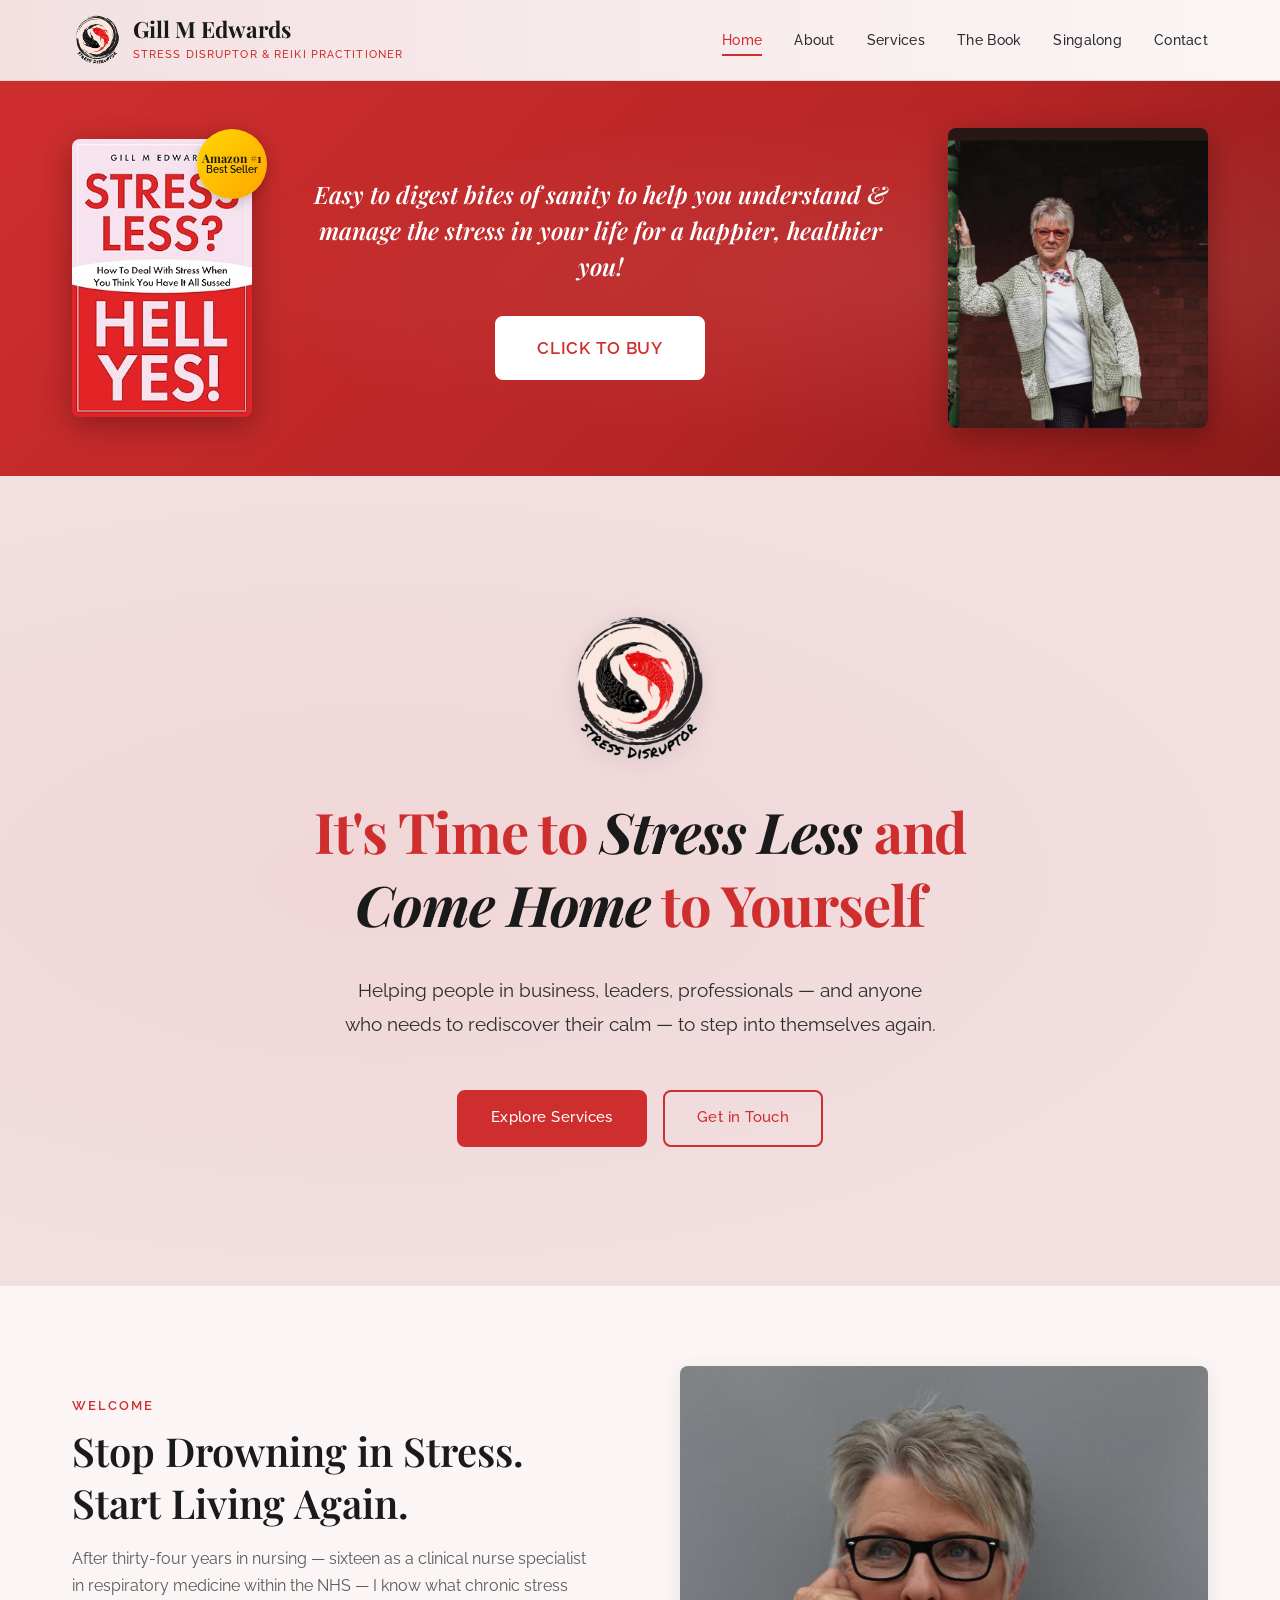
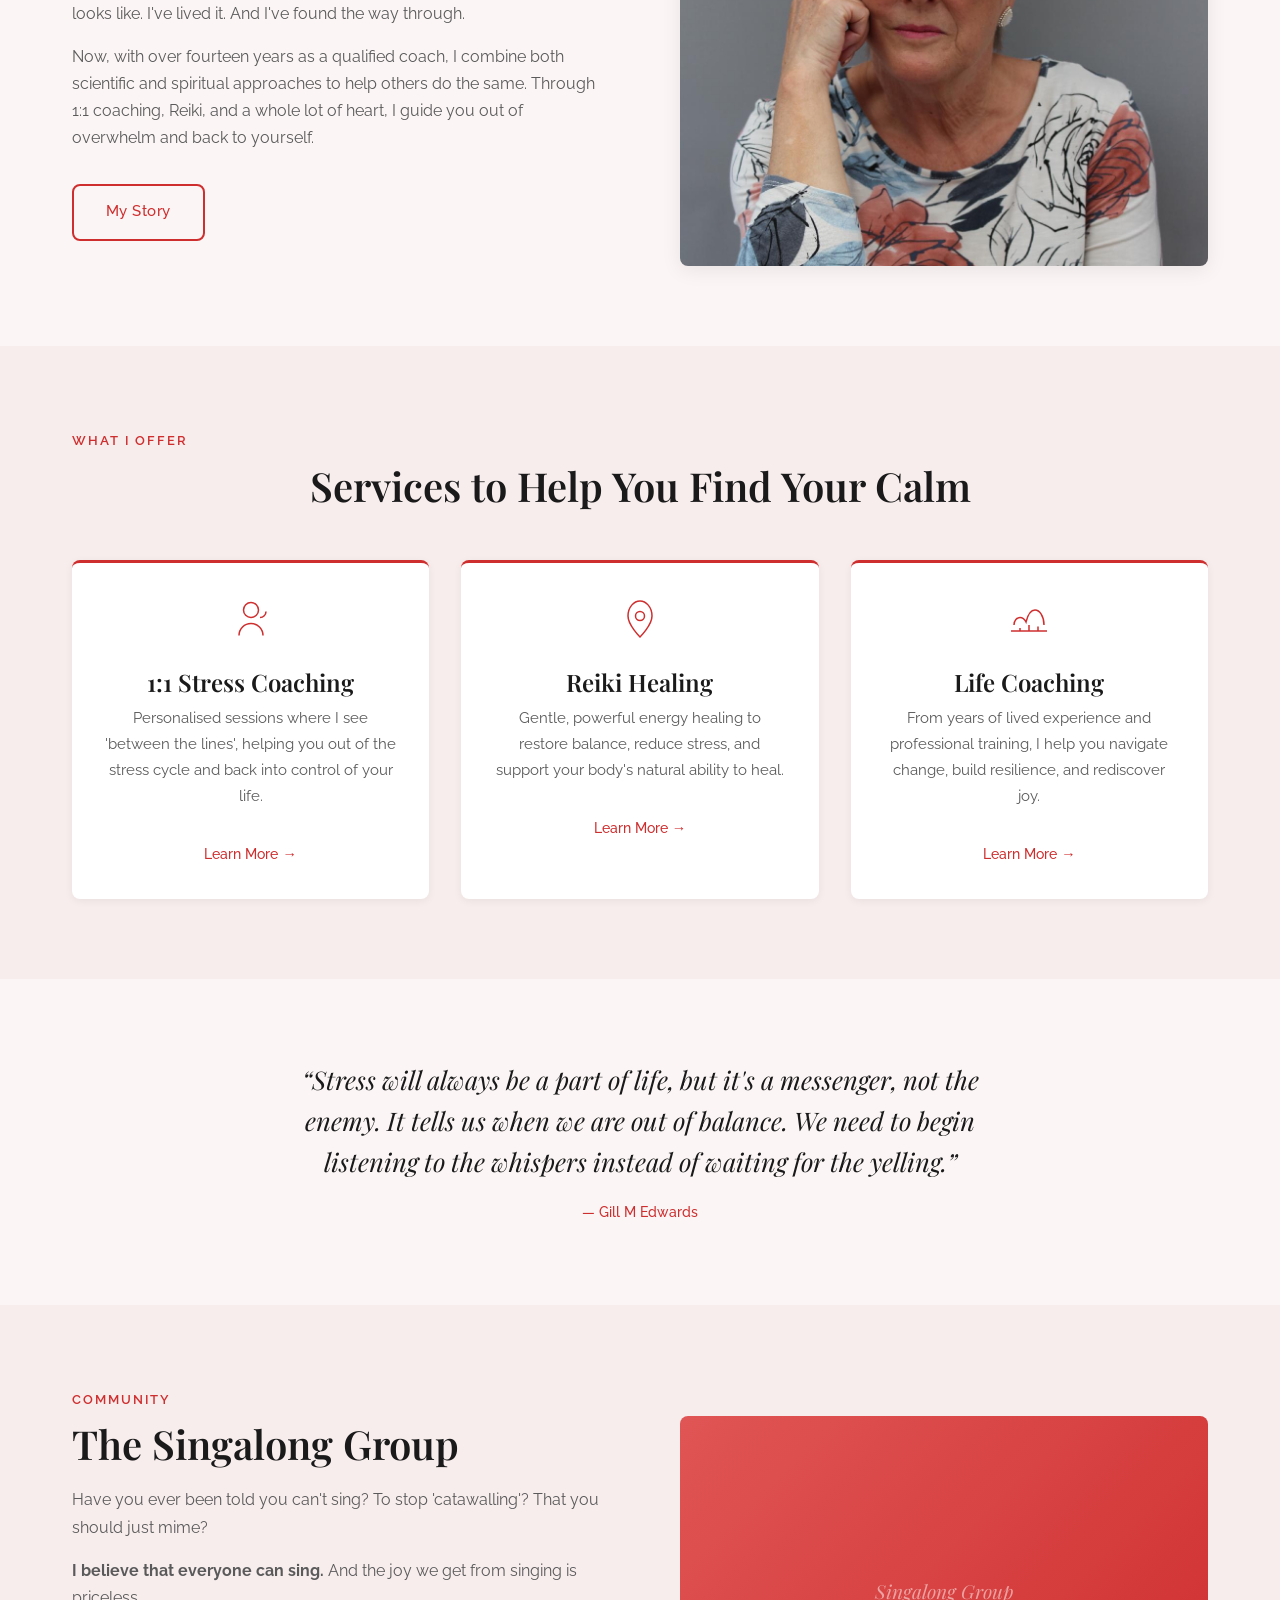
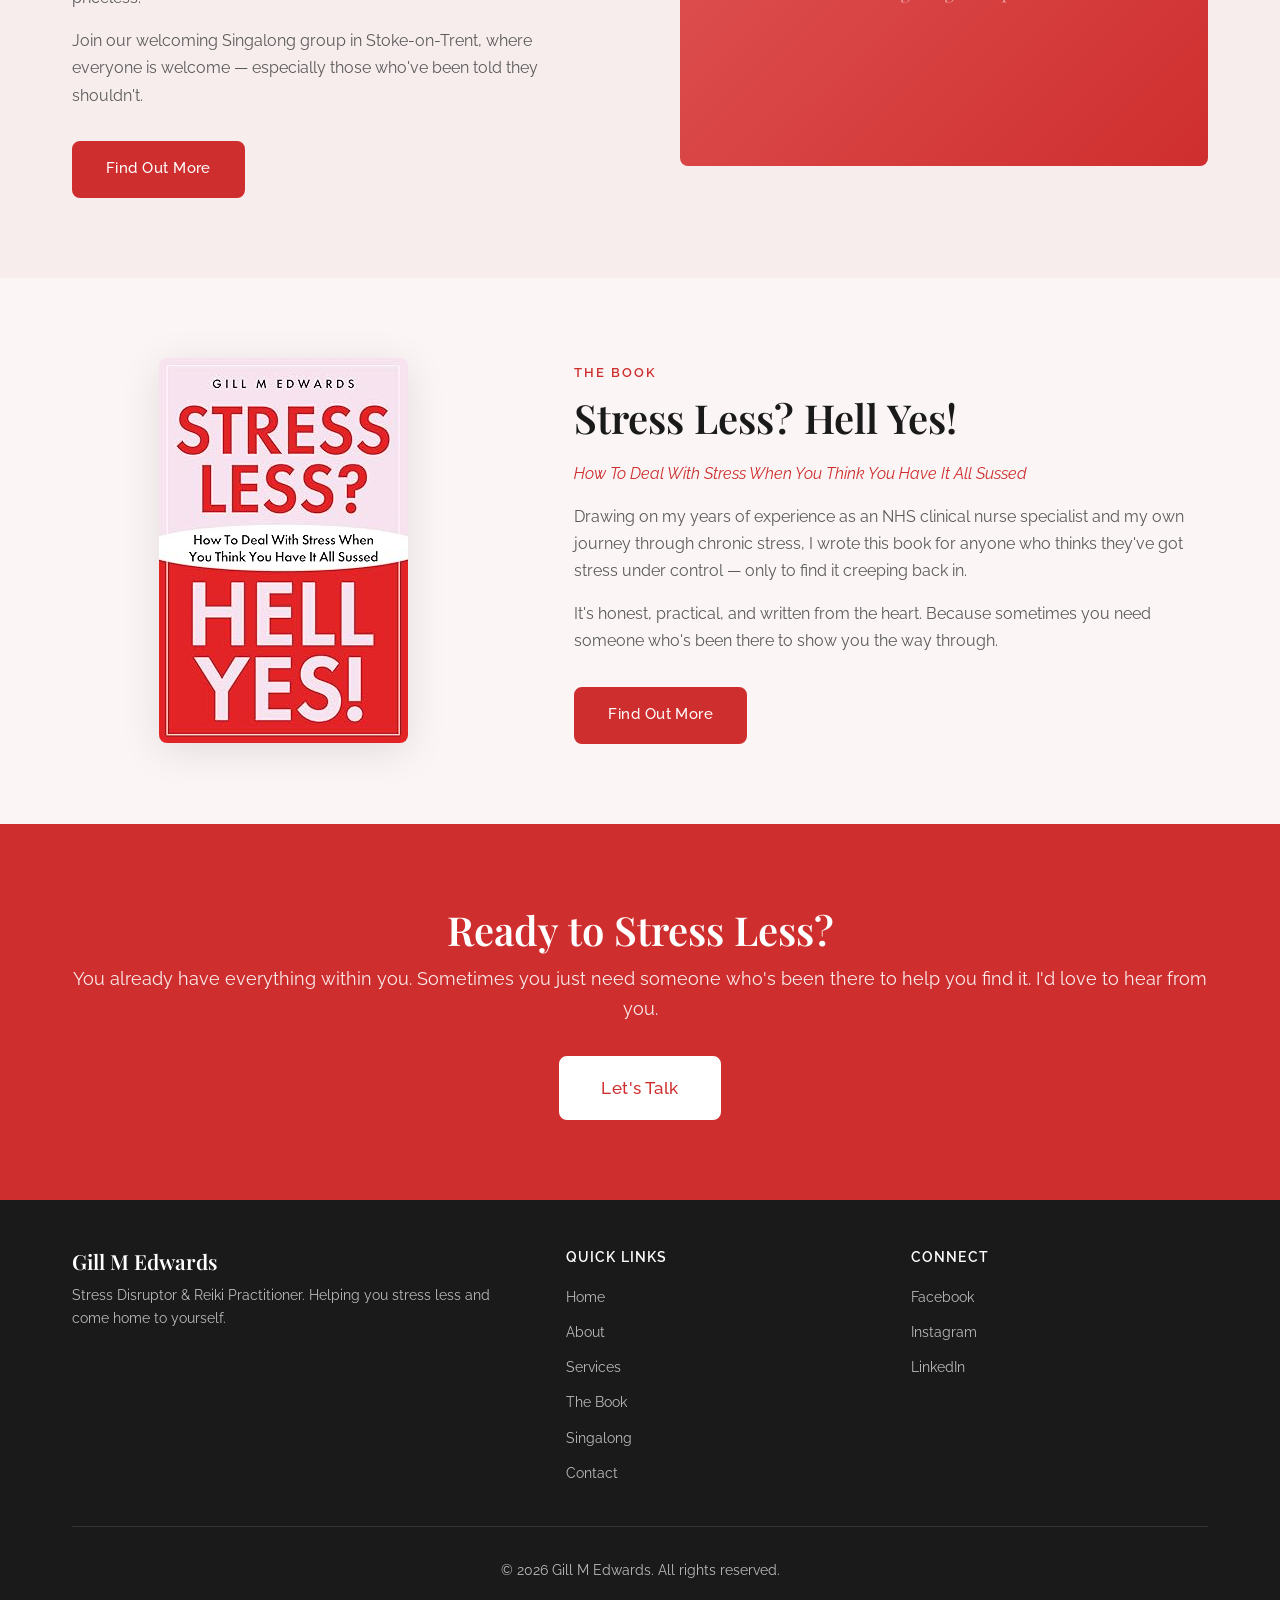
<file: index.html>
<!DOCTYPE html>
<html lang="en">
<head>
    <meta charset="UTF-8">
    <meta name="viewport" content="width=device-width, initial-scale=1.0">
    <meta name="description" content="Gill M Edwards - Stress Disruptor and Reiki Practitioner. Combining scientific and spiritual approaches to help people stress less and step into themselves again.">
    <meta name="keywords" content="stress disruptor, reiki practitioner, life coaching, stress management, wellness, Stoke-on-Trent">
    <title>Gill M Edwards | Stress Disruptor &amp; Reiki Practitioner</title>
    <link rel="stylesheet" href="css/style.css">
    <link rel="preconnect" href="https://fonts.googleapis.com">
    <link rel="preconnect" href="https://fonts.gstatic.com" crossorigin>
    <link href="https://fonts.googleapis.com/css2?family=Playfair+Display:wght@400;600;700&family=Raleway:wght@300;400;500;600&display=swap" rel="stylesheet">
</head>
<body>
    <div id="site-nav"></div>

    <main>
        <section class="hero-banner">
            <div class="hero-banner-overlay"></div>
            <div class="container">
                <div class="hero-banner-grid">
                    <div class="hero-banner-book fade-in-left">
                        <img src="images/book-cover.jpg" alt="Stress Less? Hell Yes! by Gill M Edwards" class="hero-banner-book-img">
                        <div class="hero-banner-badge">
                            <span class="badge-text">Amazon #1</span>
                            <span class="badge-sub">Best Seller</span>
                        </div>
                    </div>
                    <div class="hero-banner-text fade-in">
                        <p class="hero-banner-tagline">Easy to digest bites of sanity to help you understand &amp; manage the stress in your life for a happier, healthier you!</p>
                        <a href="https://www.amazon.co.uk/dp/B0FN6JCGKX" class="btn btn-primary btn-large" target="_blank" rel="noopener noreferrer">Click to Buy</a>
                    </div>
                    <div class="hero-banner-photo fade-in-right">
                        <img src="images/hero-gill.jpg" alt="Gill M Edwards - Stress Disruptor" class="hero-banner-photo-img">
                    </div>
                </div>
            </div>
        </section>

        <section class="hero">
            <div class="hero-overlay"></div>
            <div class="container hero-content">
                <img src="images/logo-koi.png" alt="Gill M Edwards koi logo" class="hero-logo">
                <h1>It's Time to <em>Stress Less</em> and <em>Come Home</em> to Yourself</h1>
                <p class="hero-subtitle">Helping people in business, leaders, professionals &mdash; and anyone who needs to rediscover their calm &mdash; to step into themselves again.</p>
                <div class="hero-cta">
                    <a href="services.html" class="btn btn-primary">Explore Services</a>
                    <a href="contact.html" class="btn btn-outline">Get in Touch</a>
                </div>
            </div>
        </section>

        <section class="intro section">
            <div class="container">
                <div class="intro-grid">
                    <div class="intro-text fade-in-left">
                        <span class="section-label">Welcome</span>
                        <h2>Stop Drowning in Stress. Start Living Again.</h2>
                        <p>After thirty-four years in nursing &mdash; sixteen as a clinical nurse specialist in respiratory medicine within the NHS &mdash; I know what chronic stress looks like. I've lived it. And I've found the way through.</p>
                        <p>Now, with over fourteen years as a qualified coach, I combine both scientific and spiritual approaches to help others do the same. Through 1:1 coaching, Reiki, and a whole lot of heart, I guide you out of overwhelm and back to yourself.</p>
                        <a href="about.html" class="btn btn-outline">My Story</a>
                    </div>
                    <div class="intro-image fade-in-right">
                        <img src="images/portrait-gill.jpeg" alt="Gill M Edwards - Stress Disruptor and Reiki Practitioner" class="intro-photo">
                    </div>
                </div>
            </div>
        </section>

        <section class="services-preview section section-alt">
            <div class="container">
                <span class="section-label">What I Offer</span>
                <h2 class="section-title">Services to Help You Find Your Calm</h2>
                <div class="services-grid">
                    <div class="service-card fade-in" style="transition-delay: 0s;">
                        <div class="service-icon">
                            <svg viewBox="0 0 64 64" width="48" height="48" fill="none" stroke="currentColor" stroke-width="2">
                                <circle cx="32" cy="20" r="10"/>
                                <path d="M16 54c0-8.8 7.2-16 16-16s16 7.2 16 16"/>
                                <path d="M44 30c4.4 0 8-3.6 8-8"/>
                            </svg>
                        </div>
                        <h3>1:1 Stress Coaching</h3>
                        <p>Personalised sessions where I see 'between the lines', helping you out of the stress cycle and back into control of your life.</p>
                        <a href="services.html#coaching" class="service-link">Learn More &rarr;</a>
                    </div>
                    <div class="service-card fade-in" style="transition-delay: 0.15s;">
                        <div class="service-icon">
                            <svg viewBox="0 0 64 64" width="48" height="48" fill="none" stroke="currentColor" stroke-width="2">
                                <path d="M32 8c-8 0-16 8-16 20s16 28 16 28 16-16 16-28S40 8 32 8z"/>
                                <circle cx="32" cy="28" r="6"/>
                            </svg>
                        </div>
                        <h3>Reiki Healing</h3>
                        <p>Gentle, powerful energy healing to restore balance, reduce stress, and support your body's natural ability to heal.</p>
                        <a href="services.html#reiki" class="service-link">Learn More &rarr;</a>
                    </div>
                    <div class="service-card fade-in" style="transition-delay: 0.3s;">
                        <div class="service-icon">
                            <svg viewBox="0 0 64 64" width="48" height="48" fill="none" stroke="currentColor" stroke-width="2">
                                <path d="M12 40c0-6 4-10 8-10s6 2 8 6c2-8 6-16 12-16s12 8 12 20"/>
                                <path d="M8 48h48"/>
                                <path d="M20 48v-4M32 48v-8M44 48v-6"/>
                            </svg>
                        </div>
                        <h3>Life Coaching</h3>
                        <p>From years of lived experience and professional training, I help you navigate change, build resilience, and rediscover joy.</p>
                        <a href="services.html#life-coaching" class="service-link">Learn More &rarr;</a>
                    </div>
                </div>
            </div>
        </section>

        <section class="quote-section section">
            <div class="container">
                <blockquote class="featured-quote scale-in">
                    <p>&ldquo;Stress will always be a part of life, but it's a messenger, not the enemy. It tells us when we are out of balance. We need to begin listening to the whispers instead of waiting for the yelling.&rdquo;</p>
                    <cite>&mdash; Gill M Edwards</cite>
                </blockquote>
            </div>
        </section>

        <section class="singalong-preview section section-alt">
            <div class="container">
                <div class="singalong-grid">
                    <div class="singalong-content fade-in-left">
                        <span class="section-label">Community</span>
                        <h2>The Singalong Group</h2>
                        <p>Have you ever been told you can't sing? To stop 'catawalling'? That you should just mime?</p>
                        <p><strong>I believe that everyone can sing.</strong> And the joy we get from singing is priceless.</p>
                        <p>Join our welcoming Singalong group in Stoke-on-Trent, where everyone is welcome &mdash; especially those who've been told they shouldn't.</p>
                        <a href="singalong.html" class="btn btn-primary">Find Out More</a>
                    </div>
                    <div class="singalong-image fade-in-right">
                        <div class="image-placeholder image-placeholder-warm" aria-label="Singalong group">
                            <span>Singalong Group</span>
                        </div>
                    </div>
                </div>
            </div>
        </section>

        <section class="book-section section">
            <div class="container">
                <div class="book-grid">
                    <div class="book-cover fade-in-left">
                        <img src="images/book-cover.jpg" alt="Stress Less? Hell Yes! by Gill M Edwards" class="book-cover-image">
                    </div>
                    <div class="book-content fade-in-right">
                        <span class="section-label">The Book</span>
                        <h2>Stress Less? Hell Yes!</h2>
                        <p><em>How To Deal With Stress When You Think You Have It All Sussed</em></p>
                        <p>Drawing on my years of experience as an NHS clinical nurse specialist and my own journey through chronic stress, I wrote this book for anyone who thinks they've got stress under control &mdash; only to find it creeping back in.</p>
                        <p>It's honest, practical, and written from the heart. Because sometimes you need someone who's been there to show you the way through.</p>
                        <a href="book.html" class="btn btn-primary">Find Out More</a>
                    </div>
                </div>
            </div>
        </section>

        <section class="cta-section section">
            <div class="container">
                <h2>Ready to Stress Less?</h2>
                <p>You already have everything within you. Sometimes you just need someone who's been there to help you find it. I'd love to hear from you.</p>
                <a href="contact.html" class="btn btn-primary btn-large">Let's Talk</a>
            </div>
        </section>
    </main>

    <div id="site-footer"></div>

    <script src="js/includes.js"></script>
    <script src="js/main.js"></script>
</body>
</html>
</file>
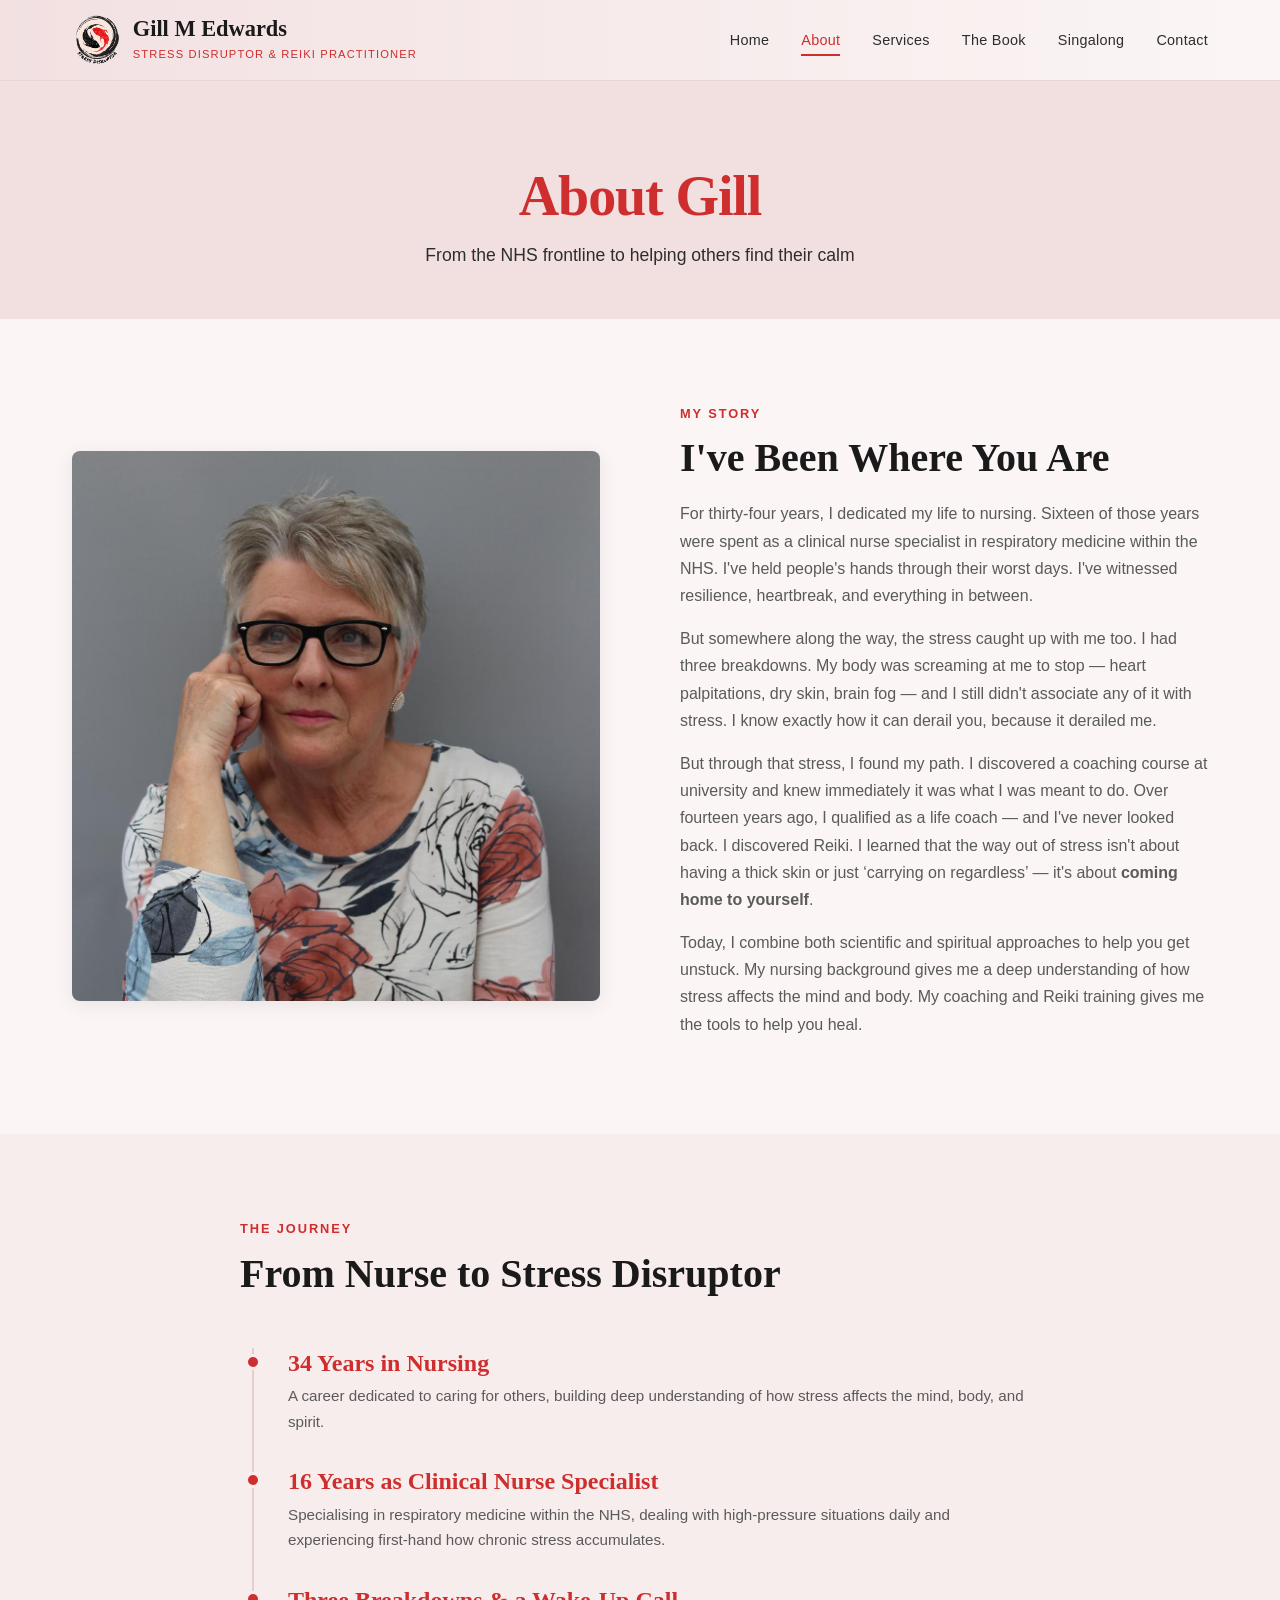
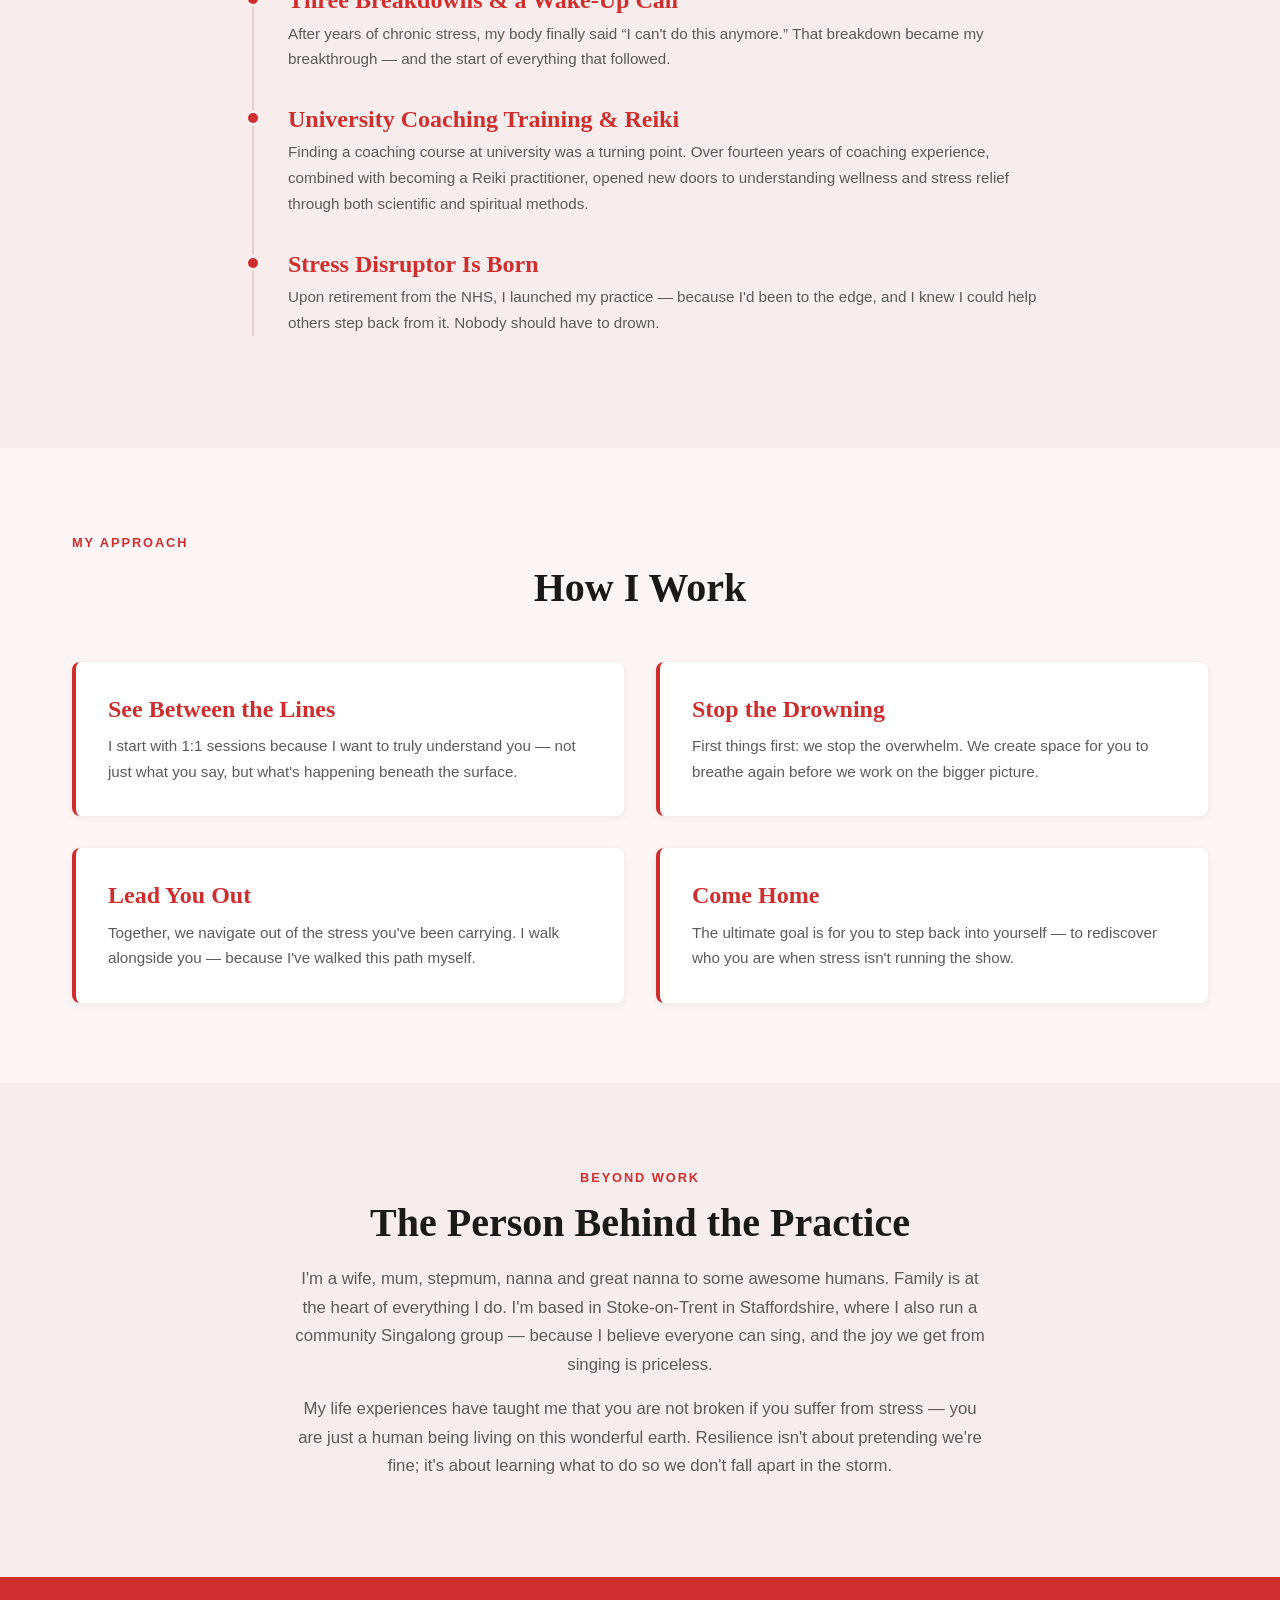
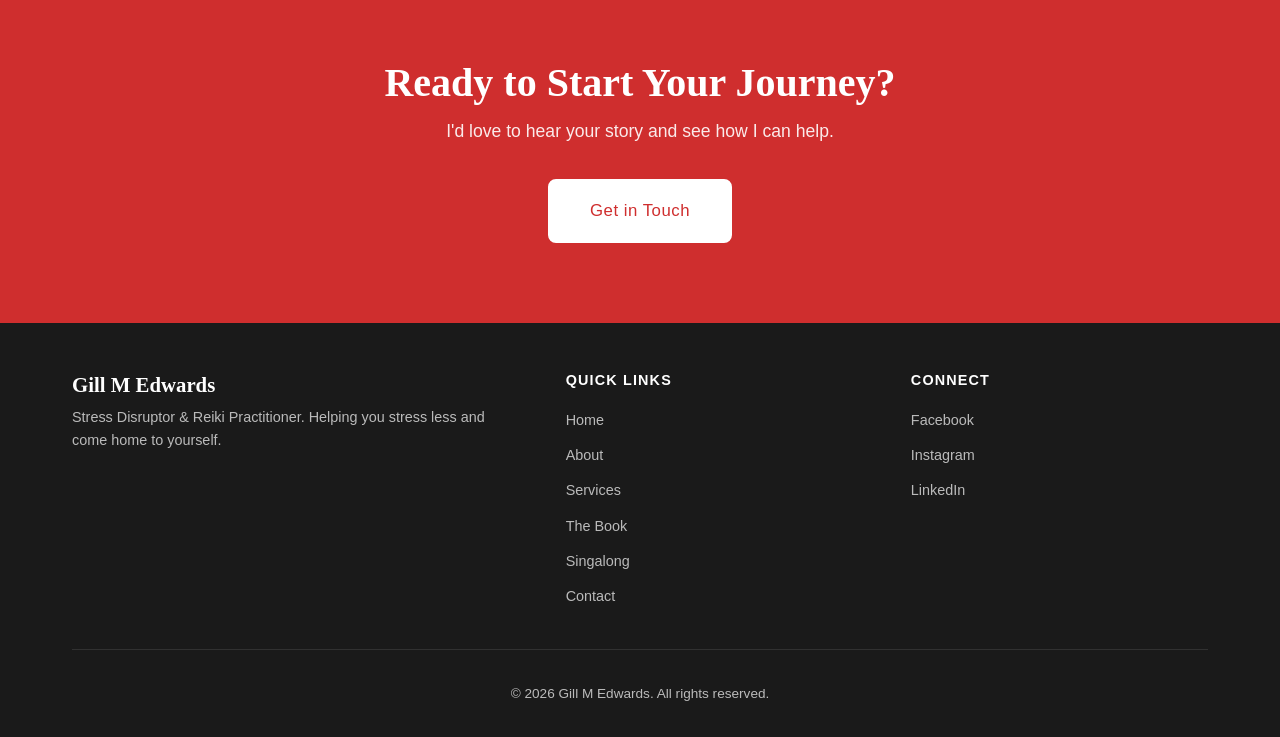
<file: about.html>
<!DOCTYPE html>
<html lang="en">
<head>
    <meta charset="UTF-8">
    <meta name="viewport" content="width=device-width, initial-scale=1.0">
    <meta name="description" content="Learn about Gill M Edwards - her journey from NHS nursing to becoming a Stress Disruptor and Reiki Practitioner.">
    <title>About Gill | Gill M Edwards</title>
    <link rel="stylesheet" href="css/style.css">
    <link rel="preconnect" href="https://fonts.googleapis.com">
    <link rel="preconnect" href="https://fonts.gstatic.com" crossorigin>
    <link href="https://fonts.googleapis.com/css2?family=Lora:wght@400;600;700&family=Nunito:wght@300;400;500;600&display=swap" rel="stylesheet">
</head>
<body>
    <div id="site-nav"></div>

    <main>
        <section class="page-hero">
            <div class="container">
                <h1>About Gill</h1>
                <p class="page-hero-subtitle">From the NHS frontline to helping others find their calm</p>
            </div>
        </section>

        <section class="about-story section">
            <div class="container">
                <div class="about-grid">
                    <div class="about-image fade-in-left">
                        <img src="images/portrait-gill.jpeg" alt="Portrait of Gill M Edwards" class="about-photo">
                    </div>
                    <div class="about-text fade-in-right">
                        <span class="section-label">My Story</span>
                        <h2>I've Been Where You Are</h2>
                        <p>For thirty-four years, I dedicated my life to nursing. Sixteen of those years were spent as a clinical nurse specialist in respiratory medicine within the NHS. I've held people's hands through their worst days. I've witnessed resilience, heartbreak, and everything in between.</p>
                        <p>But somewhere along the way, the stress caught up with me too. I had three breakdowns. My body was screaming at me to stop &mdash; heart palpitations, dry skin, brain fog &mdash; and I still didn't associate any of it with stress. I know exactly how it can derail you, because it derailed me.</p>
                        <p>But through that stress, I found my path. I discovered a coaching course at university and knew immediately it was what I was meant to do. Over fourteen years ago, I qualified as a life coach &mdash; and I've never looked back. I discovered Reiki. I learned that the way out of stress isn't about having a thick skin or just &lsquo;carrying on regardless&rsquo; &mdash; it's about <strong>coming home to yourself</strong>.</p>
                        <p>Today, I combine both scientific and spiritual approaches to help you get unstuck. My nursing background gives me a deep understanding of how stress affects the mind and body. My coaching and Reiki training gives me the tools to help you heal.</p>
                    </div>
                </div>
            </div>
        </section>

        <section class="about-journey section section-alt">
            <div class="container">
                <div class="journey-content fade-in">
                    <span class="section-label">The Journey</span>
                    <h2>From Nurse to Stress Disruptor</h2>
                    <div class="timeline">
                        <div class="timeline-item fade-in-left" style="transition-delay: 0s;">
                            <div class="timeline-marker"></div>
                            <div class="timeline-content">
                                <h3>34 Years in Nursing</h3>
                                <p>A career dedicated to caring for others, building deep understanding of how stress affects the mind, body, and spirit.</p>
                            </div>
                        </div>
                        <div class="timeline-item fade-in-left" style="transition-delay: 0.1s;">
                            <div class="timeline-marker"></div>
                            <div class="timeline-content">
                                <h3>16 Years as Clinical Nurse Specialist</h3>
                                <p>Specialising in respiratory medicine within the NHS, dealing with high-pressure situations daily and experiencing first-hand how chronic stress accumulates.</p>
                            </div>
                        </div>
                        <div class="timeline-item fade-in-left" style="transition-delay: 0.2s;">
                            <div class="timeline-marker"></div>
                            <div class="timeline-content">
                                <h3>Three Breakdowns &amp; a Wake-Up Call</h3>
                                <p>After years of chronic stress, my body finally said &ldquo;I can't do this anymore.&rdquo; That breakdown became my breakthrough &mdash; and the start of everything that followed.</p>
                            </div>
                        </div>
                        <div class="timeline-item fade-in-left" style="transition-delay: 0.3s;">
                            <div class="timeline-marker"></div>
                            <div class="timeline-content">
                                <h3>University Coaching Training &amp; Reiki</h3>
                                <p>Finding a coaching course at university was a turning point. Over fourteen years of coaching experience, combined with becoming a Reiki practitioner, opened new doors to understanding wellness and stress relief through both scientific and spiritual methods.</p>
                            </div>
                        </div>
                        <div class="timeline-item fade-in-left" style="transition-delay: 0.4s;">
                            <div class="timeline-marker"></div>
                            <div class="timeline-content">
                                <h3>Stress Disruptor Is Born</h3>
                                <p>Upon retirement from the NHS, I launched my practice &mdash; because I'd been to the edge, and I knew I could help others step back from it. Nobody should have to drown.</p>
                            </div>
                        </div>
                    </div>
                </div>
            </div>
        </section>

        <section class="about-approach section">
            <div class="container">
                <span class="section-label">My Approach</span>
                <h2 class="section-title">How I Work</h2>
                <div class="approach-grid">
                    <div class="approach-card fade-in" style="transition-delay: 0s;">
                        <h3>See Between the Lines</h3>
                        <p>I start with 1:1 sessions because I want to truly understand you &mdash; not just what you say, but what's happening beneath the surface.</p>
                    </div>
                    <div class="approach-card fade-in" style="transition-delay: 0.15s;">
                        <h3>Stop the Drowning</h3>
                        <p>First things first: we stop the overwhelm. We create space for you to breathe again before we work on the bigger picture.</p>
                    </div>
                    <div class="approach-card fade-in" style="transition-delay: 0.3s;">
                        <h3>Lead You Out</h3>
                        <p>Together, we navigate out of the stress you've been carrying. I walk alongside you &mdash; because I've walked this path myself.</p>
                    </div>
                    <div class="approach-card fade-in" style="transition-delay: 0.45s;">
                        <h3>Come Home</h3>
                        <p>The ultimate goal is for you to step back into yourself &mdash; to rediscover who you are when stress isn't running the show.</p>
                    </div>
                </div>
            </div>
        </section>

        <section class="about-personal section section-alt">
            <div class="container">
                <div class="personal-content fade-in">
                    <span class="section-label">Beyond Work</span>
                    <h2>The Person Behind the Practice</h2>
                    <p>I'm a wife, mum, stepmum, nanna and great nanna to some awesome humans. Family is at the heart of everything I do. I'm based in Stoke-on-Trent in Staffordshire, where I also run a community Singalong group &mdash; because I believe everyone can sing, and the joy we get from singing is priceless.</p>
                    <p>My life experiences have taught me that you are not broken if you suffer from stress &mdash; you are just a human being living on this wonderful earth. Resilience isn't about pretending we're fine; it's about learning what to do so we don't fall apart in the storm.</p>
                </div>
            </div>
        </section>

        <section class="cta-section section">
            <div class="container">
                <h2>Ready to Start Your Journey?</h2>
                <p>I'd love to hear your story and see how I can help.</p>
                <a href="contact.html" class="btn btn-primary btn-large">Get in Touch</a>
            </div>
        </section>
    </main>

    <div id="site-footer"></div>

    <script src="js/includes.js"></script>
    <script src="js/main.js"></script>
</body>
</html>
</file>
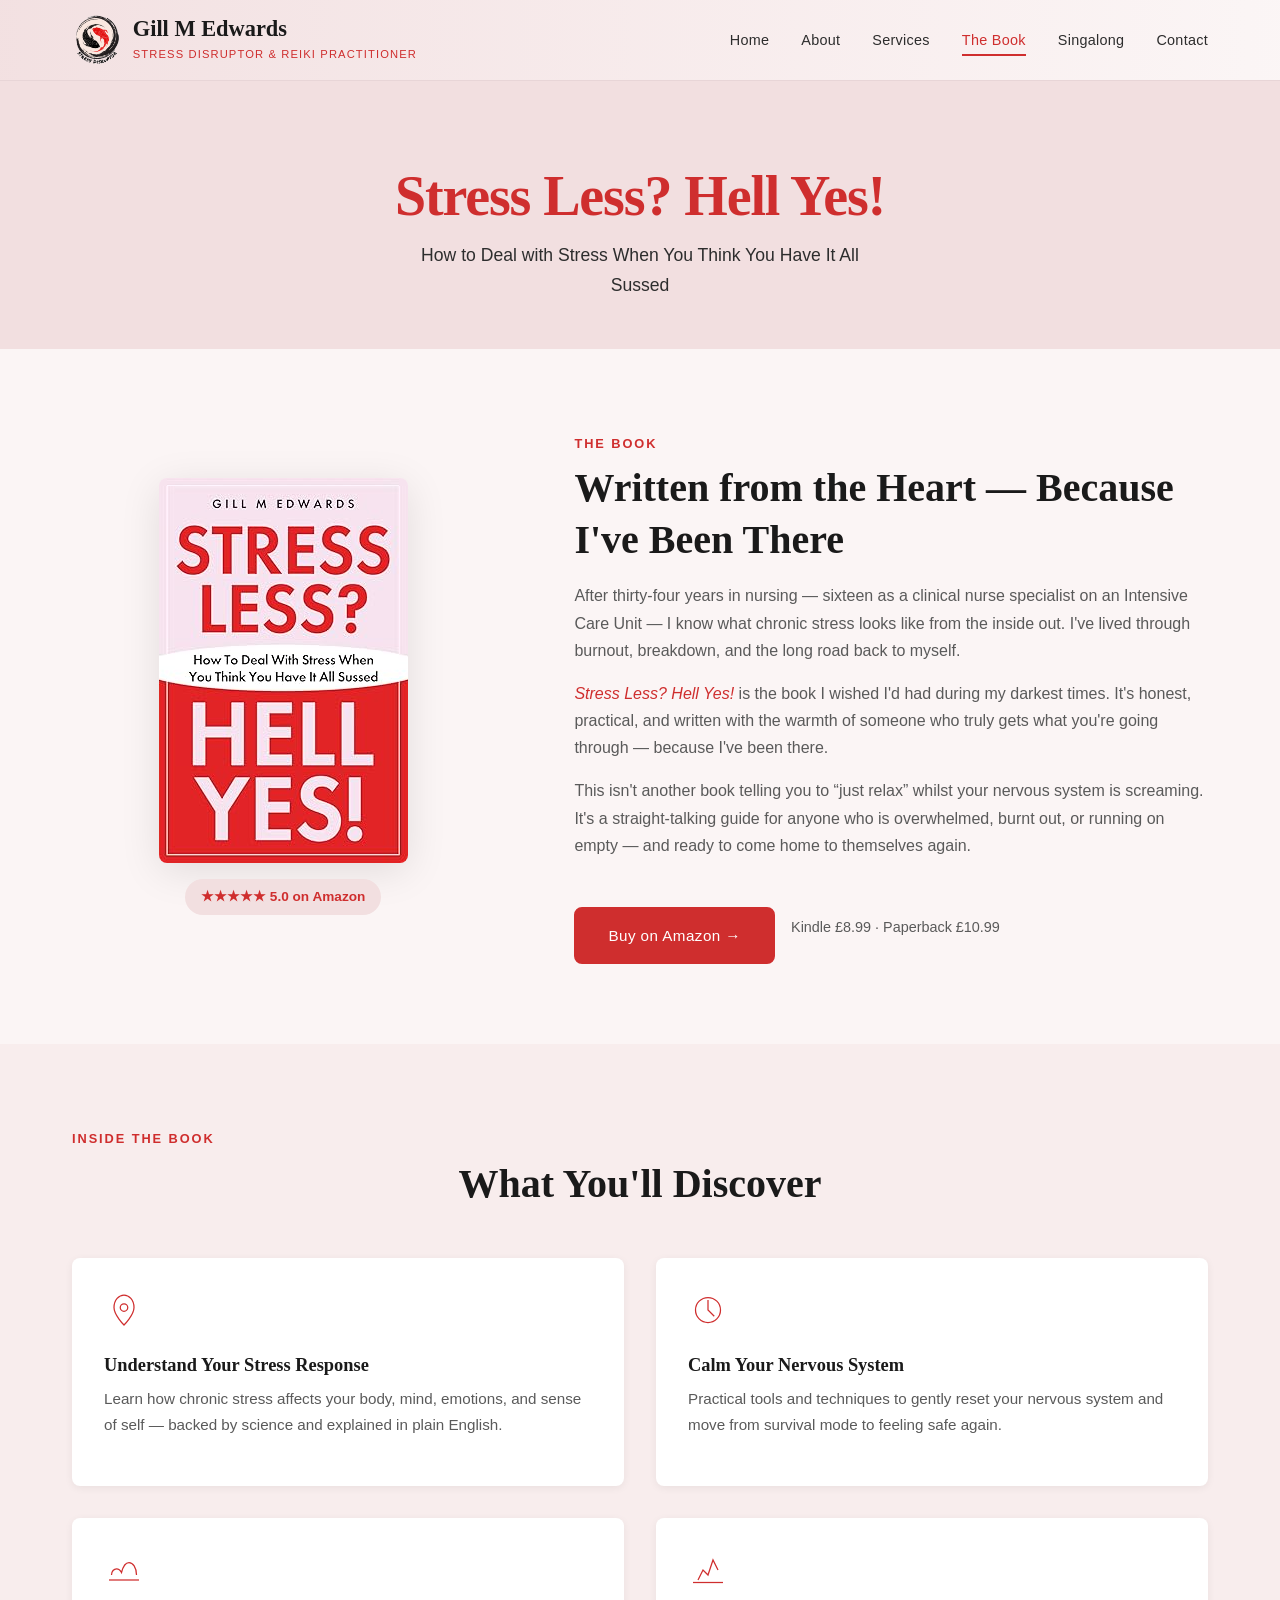
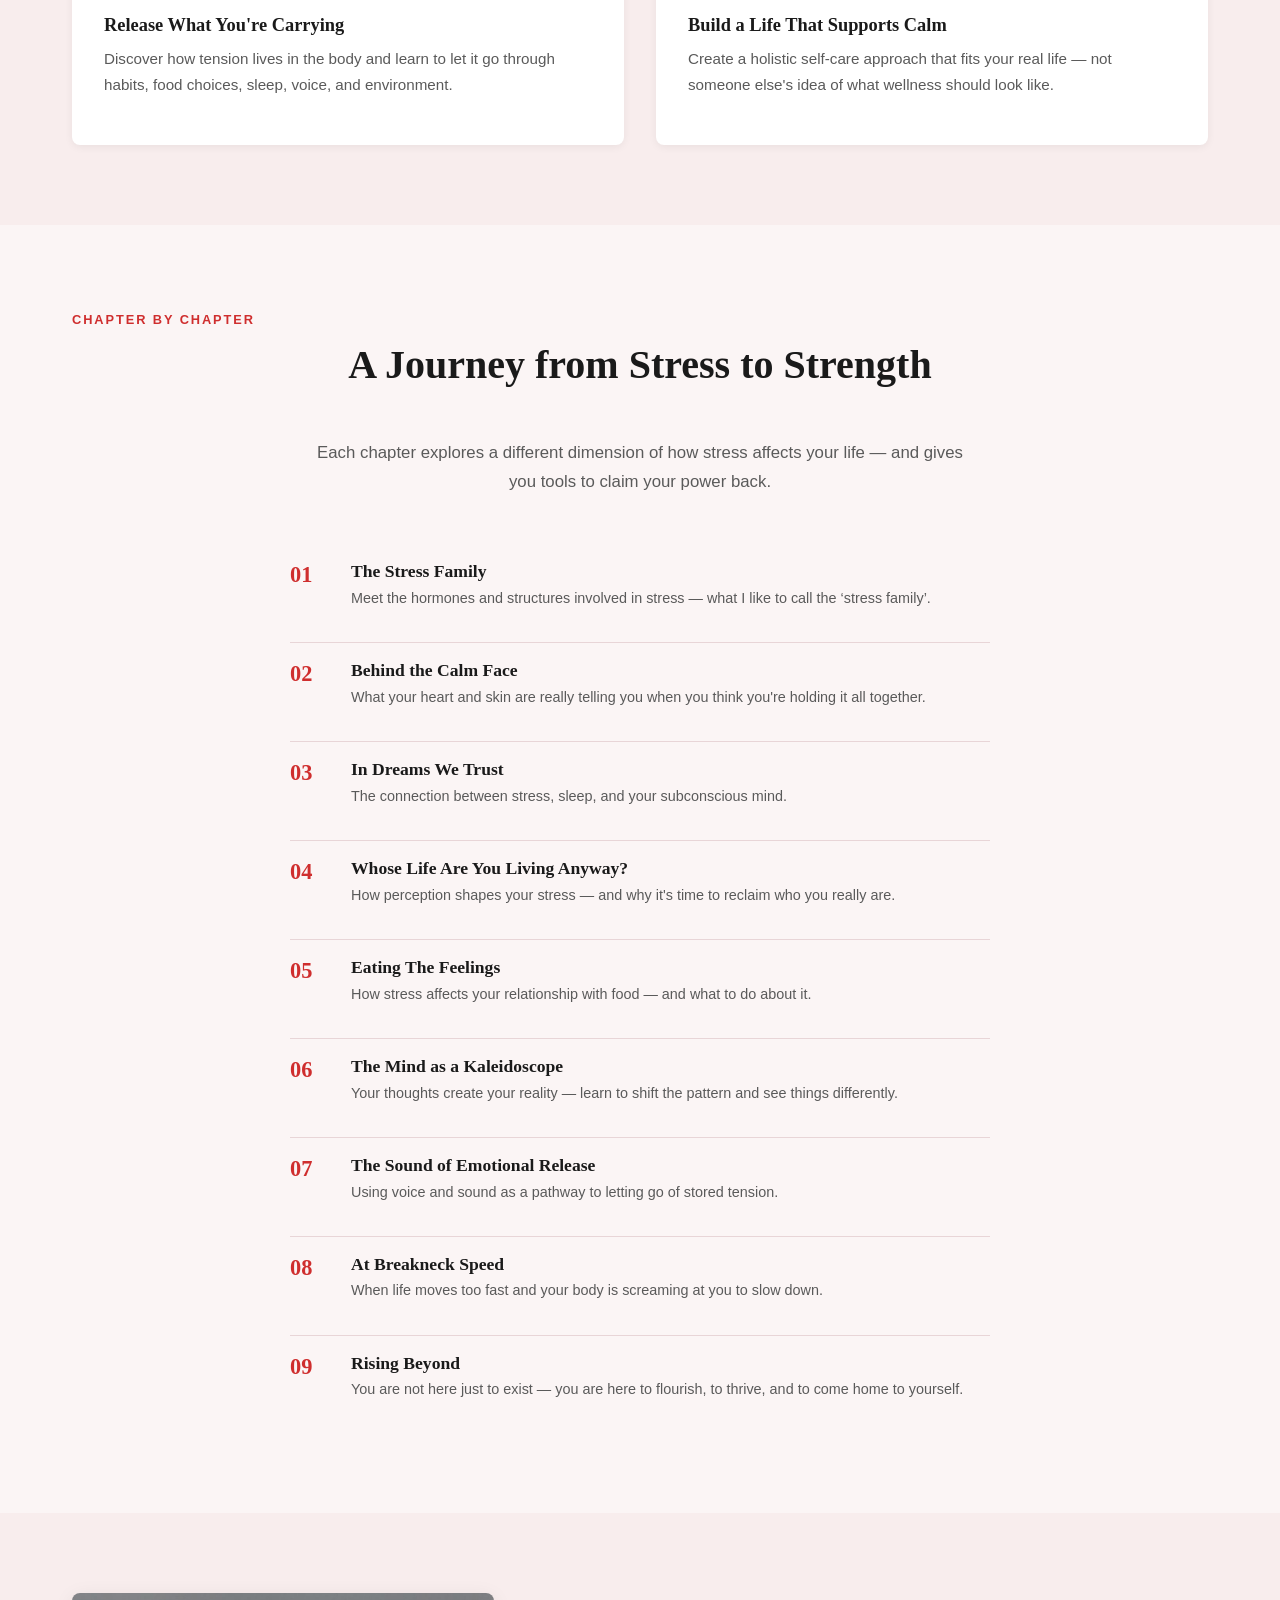
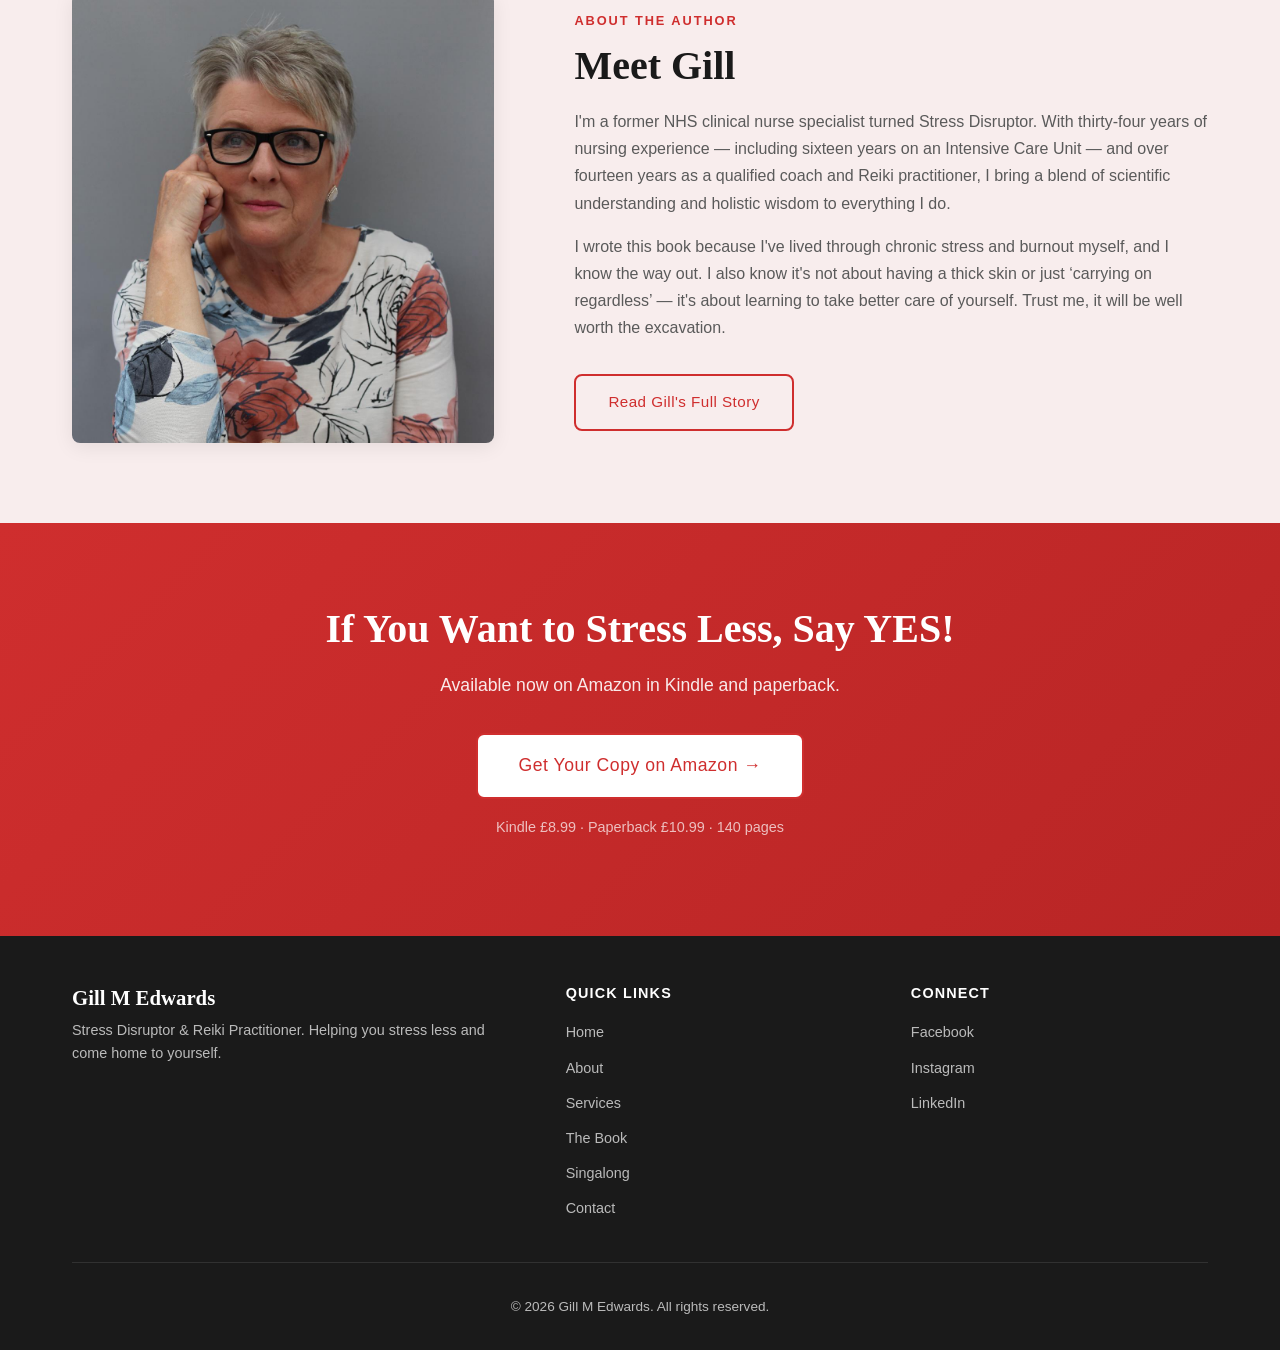
<file: book.html>
<!DOCTYPE html>
<html lang="en">
<head>
    <meta charset="UTF-8">
    <meta name="viewport" content="width=device-width, initial-scale=1.0">
    <meta name="description" content="Stress Less? Hell Yes! by Gill M Edwards - A practical guide to stress management, burnout recovery and nervous system calm. Available on Amazon in Kindle and paperback.">
    <meta name="keywords" content="stress less hell yes, gill m edwards, stress management book, burnout recovery, nervous system, stress disruptor">
    <title>The Book | Gill M Edwards</title>
    <link rel="stylesheet" href="css/style.css">
    <link rel="preconnect" href="https://fonts.googleapis.com">
    <link rel="preconnect" href="https://fonts.gstatic.com" crossorigin>
    <link href="https://fonts.googleapis.com/css2?family=Lora:wght@400;600;700&family=Nunito:wght@300;400;500;600&display=swap" rel="stylesheet">
</head>
<body>
    <div id="site-nav"></div>

    <main>
        <section class="page-hero">
            <div class="container">
                <h1>Stress Less? Hell Yes!</h1>
                <p class="page-hero-subtitle">How to Deal with Stress When You Think You Have It All Sussed</p>
            </div>
        </section>

        <section class="book-intro section">
            <div class="container">
                <div class="book-grid">
                    <div class="book-cover fade-in-left">
                        <img src="images/book-cover.jpg" alt="Stress Less? Hell Yes! by Gill M Edwards - book cover" class="book-cover-image">
                        <div class="book-buy-badges">
                            <span class="book-badge">&#9733;&#9733;&#9733;&#9733;&#9733; 5.0 on Amazon</span>
                        </div>
                    </div>
                    <div class="book-content fade-in-right">
                        <span class="section-label">The Book</span>
                        <h2>Written from the Heart &mdash; Because I've Been There</h2>
                        <p>After thirty-four years in nursing &mdash; sixteen as a clinical nurse specialist on an Intensive Care Unit &mdash; I know what chronic stress looks like from the inside out. I've lived through burnout, breakdown, and the long road back to myself.</p>
                        <p><em>Stress Less? Hell Yes!</em> is the book I wished I'd had during my darkest times. It's honest, practical, and written with the warmth of someone who truly gets what you're going through &mdash; because I've been there.</p>
                        <p>This isn't another book telling you to &ldquo;just relax&rdquo; whilst your nervous system is screaming. It's a straight-talking guide for anyone who is overwhelmed, burnt out, or running on empty &mdash; and ready to come home to themselves again.</p>
                        <div class="book-cta-group">
                            <a href="https://www.amazon.co.uk/dp/B0FN6JCGKX" target="_blank" rel="noopener noreferrer" class="btn btn-primary">Buy on Amazon &rarr;</a>
                            <span class="book-price-note">Kindle &pound;8.99 &middot; Paperback &pound;10.99</span>
                        </div>
                    </div>
                </div>
            </div>
        </section>

        <section class="book-discover section section-alt">
            <div class="container">
                <span class="section-label">Inside the Book</span>
                <h2 class="section-title">What You'll Discover</h2>
                <div class="book-discover-grid">
                    <div class="book-discover-card fade-in" style="transition-delay: 0s;">
                        <div class="book-discover-icon">
                            <svg viewBox="0 0 64 64" width="40" height="40" fill="none" stroke="currentColor" stroke-width="2">
                                <path d="M32 8c-8 0-16 8-16 20s16 28 16 28 16-16 16-28S40 8 32 8z"/>
                                <circle cx="32" cy="28" r="6"/>
                            </svg>
                        </div>
                        <h3>Understand Your Stress Response</h3>
                        <p>Learn how chronic stress affects your body, mind, emotions, and sense of self &mdash; backed by science and explained in plain English.</p>
                    </div>
                    <div class="book-discover-card fade-in" style="transition-delay: 0.15s;">
                        <div class="book-discover-icon">
                            <svg viewBox="0 0 64 64" width="40" height="40" fill="none" stroke="currentColor" stroke-width="2">
                                <circle cx="32" cy="32" r="20"/>
                                <path d="M32 16v16l10 10"/>
                            </svg>
                        </div>
                        <h3>Calm Your Nervous System</h3>
                        <p>Practical tools and techniques to gently reset your nervous system and move from survival mode to feeling safe again.</p>
                    </div>
                    <div class="book-discover-card fade-in" style="transition-delay: 0.3s;">
                        <div class="book-discover-icon">
                            <svg viewBox="0 0 64 64" width="40" height="40" fill="none" stroke="currentColor" stroke-width="2">
                                <path d="M12 40c0-6 4-10 8-10s6 2 8 6c2-8 6-16 12-16s12 8 12 20"/>
                                <path d="M8 48h48"/>
                            </svg>
                        </div>
                        <h3>Release What You're Carrying</h3>
                        <p>Discover how tension lives in the body and learn to let it go through habits, food choices, sleep, voice, and environment.</p>
                    </div>
                    <div class="book-discover-card fade-in" style="transition-delay: 0.45s;">
                        <div class="book-discover-icon">
                            <svg viewBox="0 0 64 64" width="40" height="40" fill="none" stroke="currentColor" stroke-width="2">
                                <path d="M16 48l8-16 8 8 8-24 8 16"/>
                                <path d="M8 52h48"/>
                            </svg>
                        </div>
                        <h3>Build a Life That Supports Calm</h3>
                        <p>Create a holistic self-care approach that fits your real life &mdash; not someone else's idea of what wellness should look like.</p>
                    </div>
                </div>
            </div>
        </section>

        <section class="book-chapters section">
            <div class="container">
                <span class="section-label">Chapter by Chapter</span>
                <h2 class="section-title">A Journey from Stress to Strength</h2>
                <p class="section-subtitle">Each chapter explores a different dimension of how stress affects your life &mdash; and gives you tools to claim your power back.</p>
                <div class="book-chapters-list fade-in">
                    <div class="book-chapter-item">
                        <span class="chapter-number">01</span>
                        <div>
                            <h3>The Stress Family</h3>
                            <p>Meet the hormones and structures involved in stress &mdash; what I like to call the &lsquo;stress family&rsquo;.</p>
                        </div>
                    </div>
                    <div class="book-chapter-item">
                        <span class="chapter-number">02</span>
                        <div>
                            <h3>Behind the Calm Face</h3>
                            <p>What your heart and skin are really telling you when you think you're holding it all together.</p>
                        </div>
                    </div>
                    <div class="book-chapter-item">
                        <span class="chapter-number">03</span>
                        <div>
                            <h3>In Dreams We Trust</h3>
                            <p>The connection between stress, sleep, and your subconscious mind.</p>
                        </div>
                    </div>
                    <div class="book-chapter-item">
                        <span class="chapter-number">04</span>
                        <div>
                            <h3>Whose Life Are You Living Anyway?</h3>
                            <p>How perception shapes your stress &mdash; and why it's time to reclaim who you really are.</p>
                        </div>
                    </div>
                    <div class="book-chapter-item">
                        <span class="chapter-number">05</span>
                        <div>
                            <h3>Eating The Feelings</h3>
                            <p>How stress affects your relationship with food &mdash; and what to do about it.</p>
                        </div>
                    </div>
                    <div class="book-chapter-item">
                        <span class="chapter-number">06</span>
                        <div>
                            <h3>The Mind as a Kaleidoscope</h3>
                            <p>Your thoughts create your reality &mdash; learn to shift the pattern and see things differently.</p>
                        </div>
                    </div>
                    <div class="book-chapter-item">
                        <span class="chapter-number">07</span>
                        <div>
                            <h3>The Sound of Emotional Release</h3>
                            <p>Using voice and sound as a pathway to letting go of stored tension.</p>
                        </div>
                    </div>
                    <div class="book-chapter-item">
                        <span class="chapter-number">08</span>
                        <div>
                            <h3>At Breakneck Speed</h3>
                            <p>When life moves too fast and your body is screaming at you to slow down.</p>
                        </div>
                    </div>
                    <div class="book-chapter-item">
                        <span class="chapter-number">09</span>
                        <div>
                            <h3>Rising Beyond</h3>
                            <p>You are not here just to exist &mdash; you are here to flourish, to thrive, and to come home to yourself.</p>
                        </div>
                    </div>
                </div>
            </div>
        </section>

        <section class="book-about-author section section-alt">
            <div class="container">
                <div class="about-author-grid">
                    <div class="about-author-image fade-in-left">
                        <img src="images/portrait-gill.jpeg" alt="Gill M Edwards - author" class="about-photo">
                    </div>
                    <div class="about-author-text fade-in-right">
                        <span class="section-label">About the Author</span>
                        <h2>Meet Gill</h2>
                        <p>I'm a former NHS clinical nurse specialist turned Stress Disruptor. With thirty-four years of nursing experience &mdash; including sixteen years on an Intensive Care Unit &mdash; and over fourteen years as a qualified coach and Reiki practitioner, I bring a blend of scientific understanding and holistic wisdom to everything I do.</p>
                        <p>I wrote this book because I've lived through chronic stress and burnout myself, and I know the way out. I also know it's not about having a thick skin or just &lsquo;carrying on regardless&rsquo; &mdash; it's about learning to take better care of yourself. Trust me, it will be well worth the excavation.</p>
                        <a href="about.html" class="btn btn-outline">Read Gill's Full Story</a>
                    </div>
                </div>
            </div>
        </section>

        <section class="book-cta-section section">
            <div class="container">
                <div class="book-cta-content">
                    <h2>If You Want to Stress Less, Say YES!</h2>
                    <p>Available now on Amazon in Kindle and paperback.</p>
                    <div class="book-cta-buttons">
                        <a href="https://www.amazon.co.uk/dp/B0FN6JCGKX" target="_blank" rel="noopener noreferrer" class="btn btn-primary btn-large">Get Your Copy on Amazon &rarr;</a>
                    </div>
                    <p class="book-cta-sub">Kindle &pound;8.99 &middot; Paperback &pound;10.99 &middot; 140 pages</p>
                </div>
            </div>
        </section>
    </main>

    <div id="site-footer"></div>

    <script src="js/includes.js"></script>
    <script src="js/main.js"></script>
</body>
</html>
</file>
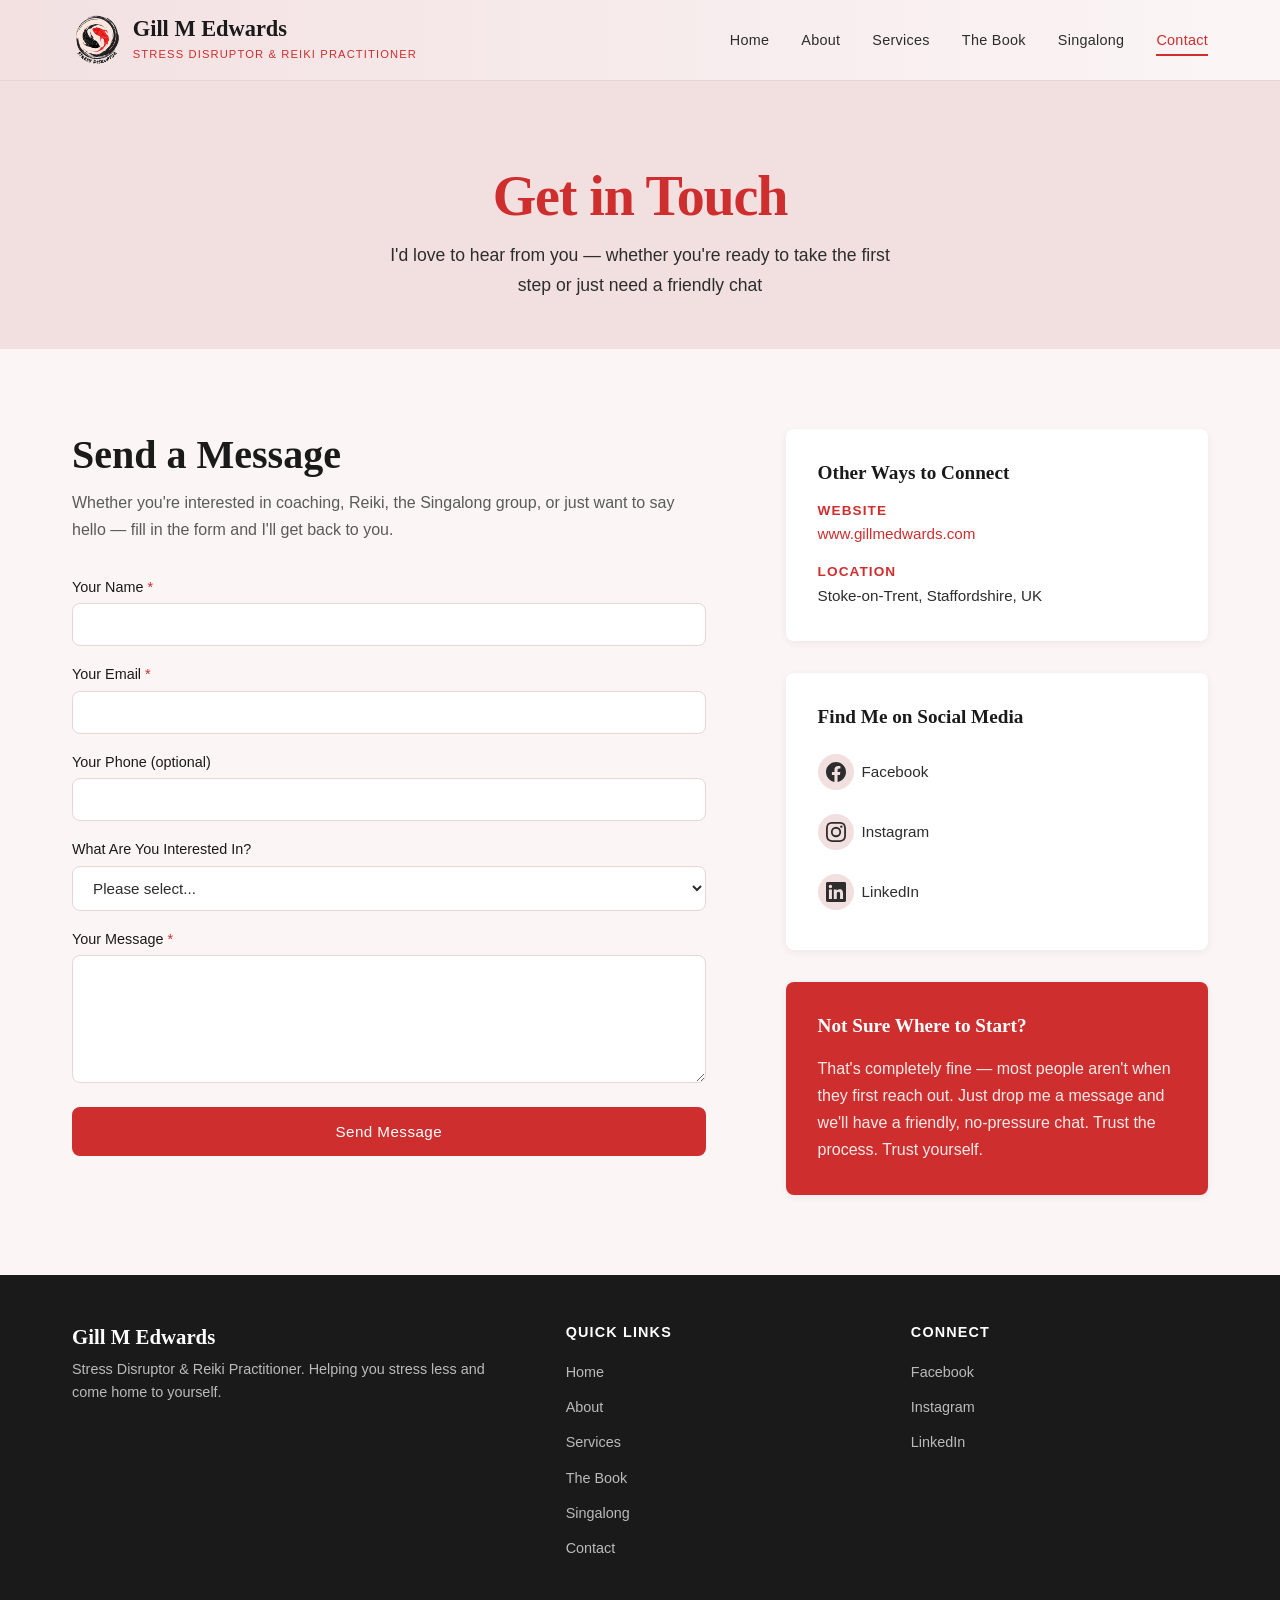
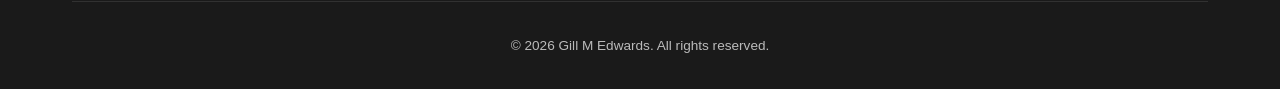
<file: contact.html>
<!DOCTYPE html>
<html lang="en">
<head>
    <meta charset="UTF-8">
    <meta name="viewport" content="width=device-width, initial-scale=1.0">
    <meta name="description" content="Contact Gill M Edwards for stress coaching, Reiki healing, life coaching, or Singalong group information.">
    <title>Contact | Gill M Edwards</title>
    <link rel="stylesheet" href="css/style.css">
    <link rel="preconnect" href="https://fonts.googleapis.com">
    <link rel="preconnect" href="https://fonts.gstatic.com" crossorigin>
    <link href="https://fonts.googleapis.com/css2?family=Lora:wght@400;600;700&family=Nunito:wght@300;400;500;600&display=swap" rel="stylesheet">
</head>
<body>
    <div id="site-nav"></div>

    <main>
        <section class="page-hero">
            <div class="container">
                <h1>Get in Touch</h1>
                <p class="page-hero-subtitle">I'd love to hear from you &mdash; whether you're ready to take the first step or just need a friendly chat</p>
            </div>
        </section>

        <section class="contact-section section">
            <div class="container">
                <div class="contact-grid">
                    <div class="contact-form-wrapper fade-in-left">
                        <h2>Send a Message</h2>
                        <p>Whether you're interested in coaching, Reiki, the Singalong group, or just want to say hello &mdash; fill in the form and I'll get back to you.</p>
                        <form class="contact-form" id="contactForm" name="contact" action="/success.html" method="POST" data-netlify="true">
                            <input type="hidden" name="form-name" value="contact">
                            <div class="form-group">
                                <label for="name">Your Name <span class="required">*</span></label>
                                <input type="text" id="name" name="name" required autocomplete="name">
                            </div>
                            <div class="form-group">
                                <label for="email">Your Email <span class="required">*</span></label>
                                <input type="email" id="email" name="email" required autocomplete="email">
                            </div>
                            <div class="form-group">
                                <label for="phone">Your Phone (optional)</label>
                                <input type="tel" id="phone" name="phone" autocomplete="tel">
                            </div>
                            <div class="form-group">
                                <label for="subject">What Are You Interested In?</label>
                                <select id="subject" name="subject">
                                    <option value="">Please select...</option>
                                    <option value="stress-coaching">1:1 Stress Coaching</option>
                                    <option value="reiki">Reiki Healing</option>
                                    <option value="life-coaching">Life Coaching</option>
                                    <option value="singalong">Singalong Group</option>
                                    <option value="general">General Enquiry</option>
                                </select>
                            </div>
                            <div class="form-group">
                                <label for="message">Your Message <span class="required">*</span></label>
                                <textarea id="message" name="message" rows="6" required></textarea>
                            </div>
                            <button type="submit" class="btn btn-primary btn-full">Send Message</button>
                        </form>
                    </div>

                    <div class="contact-info fade-in-right">
                        <div class="contact-info-card">
                            <h3>Other Ways to Connect</h3>
                            <div class="contact-method">
                                <h4>Website</h4>
                                <p><a href="https://www.gillmedwards.com">www.gillmedwards.com</a></p>
                            </div>
                            <div class="contact-method">
                                <h4>Location</h4>
                                <p>Stoke-on-Trent, Staffordshire, UK</p>
                            </div>
                        </div>

                        <div class="contact-info-card">
                            <h3>Find Me on Social Media</h3>
                            <ul class="contact-social">
                                <li>
                                    <a href="https://www.facebook.com/share/1HkRMuBpPJ/?mibextid=wwXIfr" target="_blank" rel="noopener noreferrer">
                                        <span class="social-icon">
                                            <svg viewBox="0 0 24 24" width="20" height="20" fill="currentColor">
                                                <path d="M24 12.073c0-6.627-5.373-12-12-12s-12 5.373-12 12c0 5.99 4.388 10.954 10.125 11.854v-8.385H7.078v-3.47h3.047V9.43c0-3.007 1.792-4.669 4.533-4.669 1.312 0 2.686.235 2.686.235v2.953H15.83c-1.491 0-1.956.925-1.956 1.874v2.25h3.328l-.532 3.47h-2.796v8.385C19.612 23.027 24 18.062 24 12.073z"/>
                                            </svg>
                                        </span>
                                        Facebook
                                    </a>
                                </li>
                                <li>
                                    <a href="https://instagram.com/iamgilledwards" target="_blank" rel="noopener noreferrer">
                                        <span class="social-icon">
                                            <svg viewBox="0 0 24 24" width="20" height="20" fill="currentColor">
                                                <path d="M12 2.163c3.204 0 3.584.012 4.85.07 3.252.148 4.771 1.691 4.919 4.919.058 1.265.069 1.645.069 4.849 0 3.205-.012 3.584-.069 4.849-.149 3.225-1.664 4.771-4.919 4.919-1.266.058-1.644.07-4.85.07-3.204 0-3.584-.012-4.849-.07-3.26-.149-4.771-1.699-4.919-4.92-.058-1.265-.07-1.644-.07-4.849 0-3.204.013-3.583.07-4.849.149-3.227 1.664-4.771 4.919-4.919 1.266-.057 1.645-.069 4.849-.069zM12 0C8.741 0 8.333.014 7.053.072 2.695.272.273 2.69.073 7.052.014 8.333 0 8.741 0 12c0 3.259.014 3.668.072 4.948.2 4.358 2.618 6.78 6.98 6.98C8.333 23.986 8.741 24 12 24c3.259 0 3.668-.014 4.948-.072 4.354-.2 6.782-2.618 6.979-6.98.059-1.28.073-1.689.073-4.948 0-3.259-.014-3.667-.072-4.947-.196-4.354-2.617-6.78-6.979-6.98C15.668.014 15.259 0 12 0zm0 5.838a6.162 6.162 0 100 12.324 6.162 6.162 0 000-12.324zM12 16a4 4 0 110-8 4 4 0 010 8zm6.406-11.845a1.44 1.44 0 100 2.881 1.44 1.44 0 000-2.881z"/>
                                            </svg>
                                        </span>
                                        Instagram
                                    </a>
                                </li>
                                <li>
                                    <a href="https://linkedin.com/in/gill-m-edwardssuccess" target="_blank" rel="noopener noreferrer">
                                        <span class="social-icon">
                                            <svg viewBox="0 0 24 24" width="20" height="20" fill="currentColor">
                                                <path d="M20.447 20.452h-3.554v-5.569c0-1.328-.027-3.037-1.852-3.037-1.853 0-2.136 1.445-2.136 2.939v5.667H9.351V9h3.414v1.561h.046c.477-.9 1.637-1.85 3.37-1.85 3.601 0 4.267 2.37 4.267 5.455v6.286zM5.337 7.433a2.062 2.062 0 01-2.063-2.065 2.064 2.064 0 112.063 2.065zm1.782 13.019H3.555V9h3.564v11.452zM22.225 0H1.771C.792 0 0 .774 0 1.729v20.542C0 23.227.792 24 1.771 24h20.451C23.2 24 24 23.227 24 22.271V1.729C24 .774 23.2 0 22.222 0h.003z"/>
                                            </svg>
                                        </span>
                                        LinkedIn
                                    </a>
                                </li>
                            </ul>
                        </div>

                        <div class="contact-info-card contact-info-highlight">
                            <h3>Not Sure Where to Start?</h3>
                            <p>That's completely fine &mdash; most people aren't when they first reach out. Just drop me a message and we'll have a friendly, no-pressure chat. Trust the process. Trust yourself.</p>
                        </div>
                    </div>
                </div>
            </div>
        </section>
    </main>

    <div id="site-footer"></div>

    <script src="js/includes.js"></script>
    <script src="js/main.js"></script>
</body>
</html>
</file>
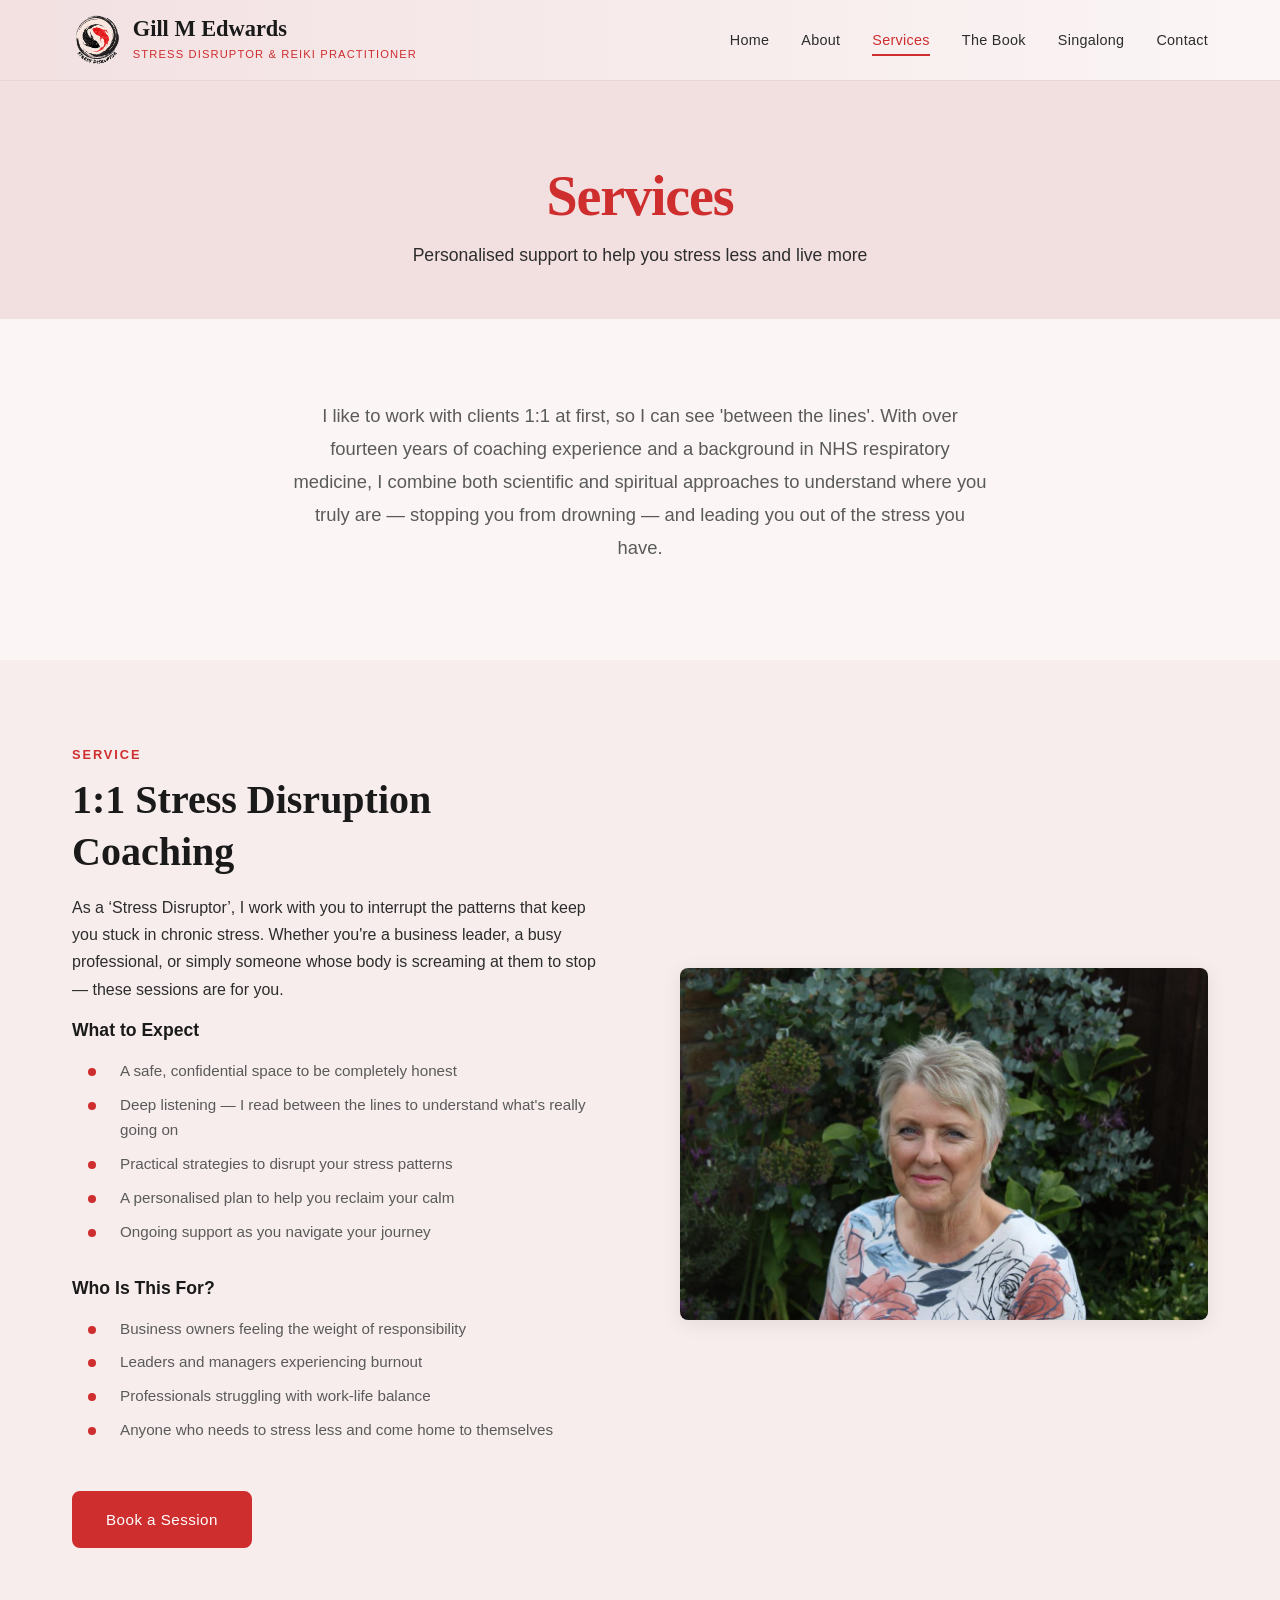
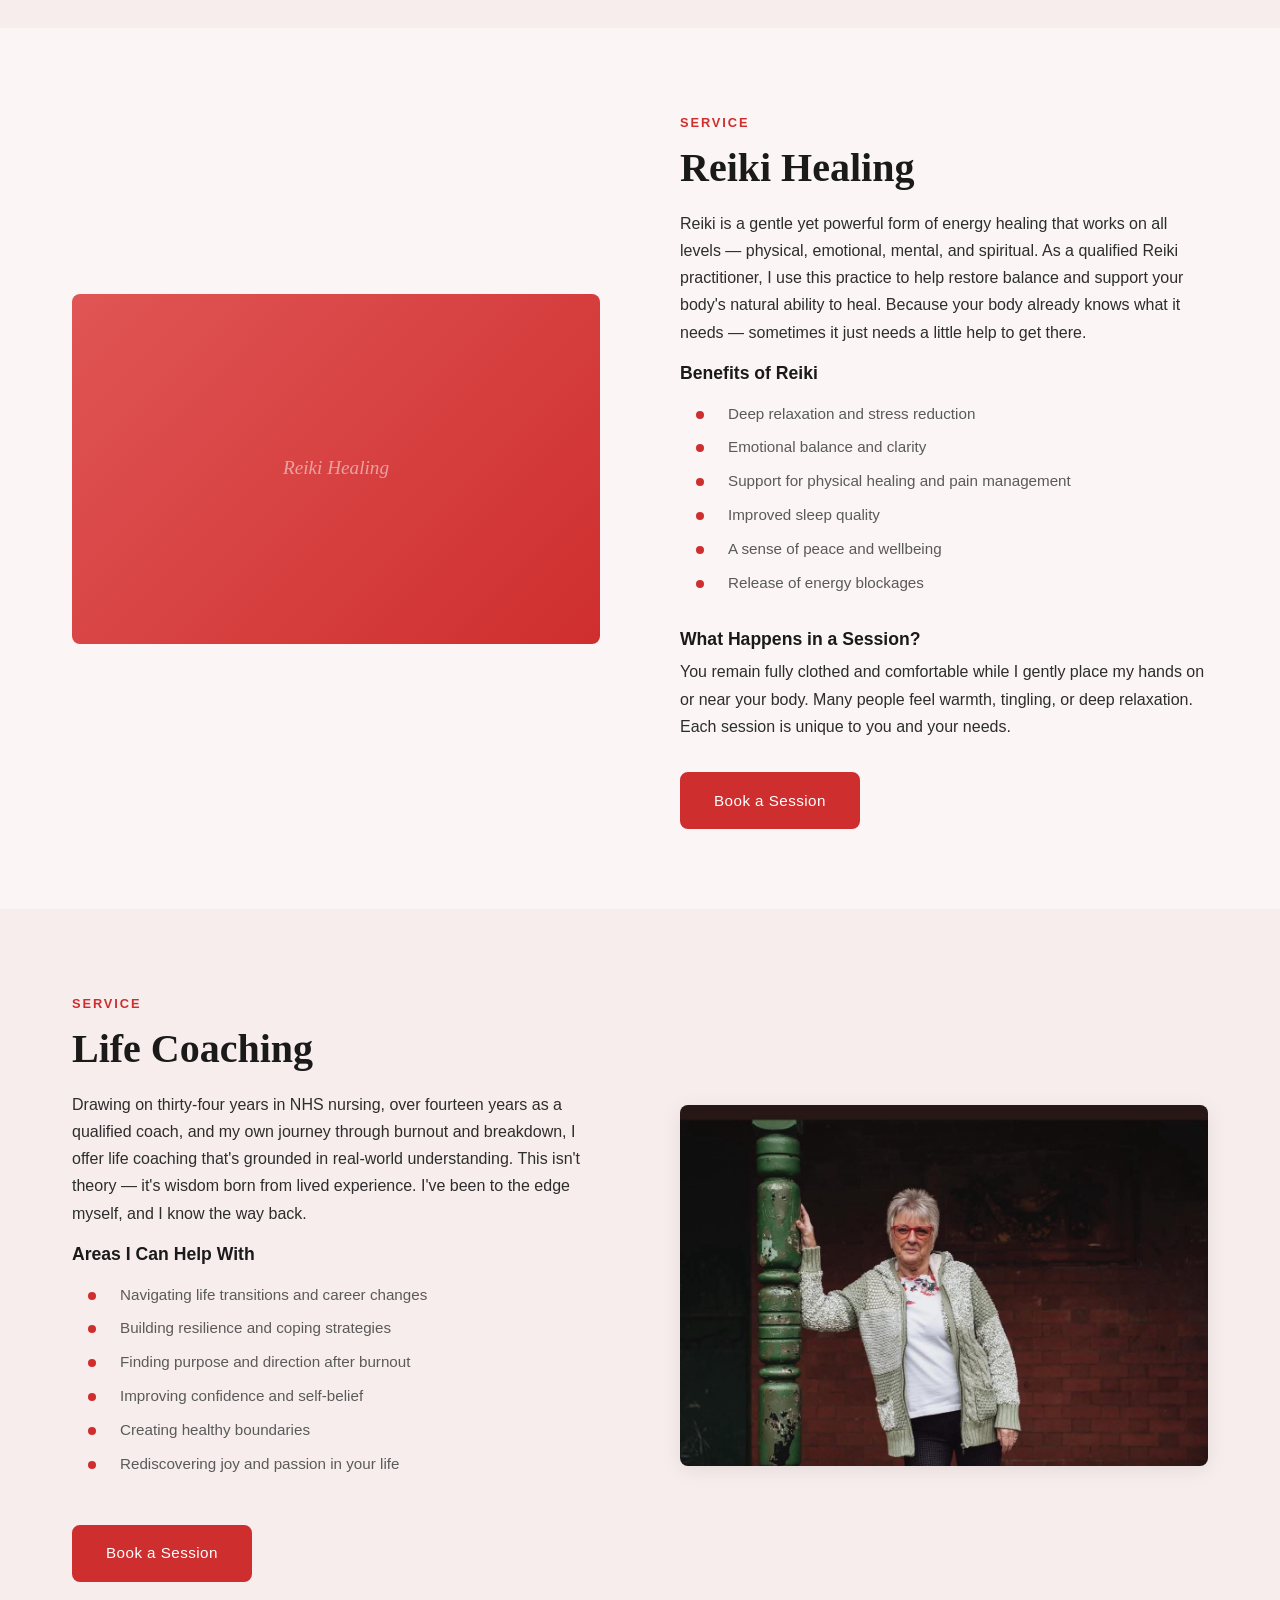
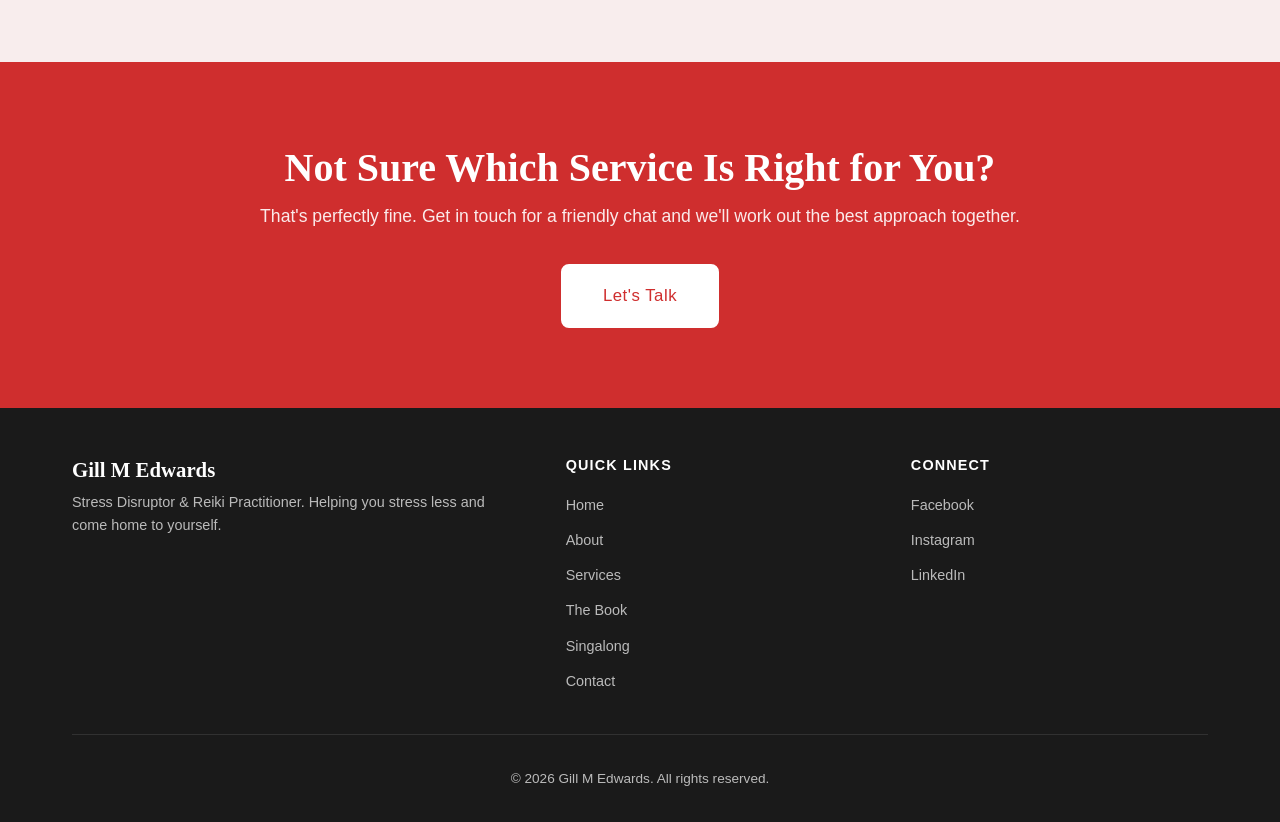
<file: services.html>
<!DOCTYPE html>
<html lang="en">
<head>
    <meta charset="UTF-8">
    <meta name="viewport" content="width=device-width, initial-scale=1.0">
    <meta name="description" content="Stress coaching, Reiki healing, and life coaching services from Gill M Edwards. Personalised 1:1 sessions to help you stress less.">
    <title>Services | Gill M Edwards</title>
    <link rel="stylesheet" href="css/style.css">
    <link rel="preconnect" href="https://fonts.googleapis.com">
    <link rel="preconnect" href="https://fonts.gstatic.com" crossorigin>
    <link href="https://fonts.googleapis.com/css2?family=Lora:wght@400;600;700&family=Nunito:wght@300;400;500;600&display=swap" rel="stylesheet">
</head>
<body>
    <div id="site-nav"></div>

    <main>
        <section class="page-hero">
            <div class="container">
                <h1>Services</h1>
                <p class="page-hero-subtitle">Personalised support to help you stress less and live more</p>
            </div>
        </section>

        <section class="services-intro section">
            <div class="container">
                <div class="services-intro-content fade-in">
                    <p class="lead-text">I like to work with clients 1:1 at first, so I can see 'between the lines'. With over fourteen years of coaching experience and a background in NHS respiratory medicine, I combine both scientific and spiritual approaches to understand where you truly are &mdash; stopping you from drowning &mdash; and leading you out of the stress you have.</p>
                </div>
            </div>
        </section>

        <section id="coaching" class="service-detail section section-alt">
            <div class="container">
                <div class="service-detail-grid">
                    <div class="service-detail-content fade-in-left">
                        <span class="section-label">Service</span>
                        <h2>1:1 Stress Disruption Coaching</h2>
                        <p>As a &lsquo;Stress Disruptor&rsquo;, I work with you to interrupt the patterns that keep you stuck in chronic stress. Whether you're a business leader, a busy professional, or simply someone whose body is screaming at them to stop &mdash; these sessions are for you.</p>
                        <h4>What to Expect</h4>
                        <ul class="service-list">
                            <li>A safe, confidential space to be completely honest</li>
                            <li>Deep listening &mdash; I read between the lines to understand what's really going on</li>
                            <li>Practical strategies to disrupt your stress patterns</li>
                            <li>A personalised plan to help you reclaim your calm</li>
                            <li>Ongoing support as you navigate your journey</li>
                        </ul>
                        <h4>Who Is This For?</h4>
                        <ul class="service-list">
                            <li>Business owners feeling the weight of responsibility</li>
                            <li>Leaders and managers experiencing burnout</li>
                            <li>Professionals struggling with work-life balance</li>
                            <li>Anyone who needs to stress less and come home to themselves</li>
                        </ul>
                        <a href="contact.html" class="btn btn-primary">Book a Session</a>
                    </div>
                    <div class="service-detail-image fade-in-right">
                        <img src="images/gill-garden.jpeg" alt="Gill M Edwards - Stress Coaching" class="service-photo">
                    </div>
                </div>
            </div>
        </section>

        <section id="reiki" class="service-detail section">
            <div class="container">
                <div class="service-detail-grid service-detail-grid-reverse">
                    <div class="service-detail-content fade-in-right">
                        <span class="section-label">Service</span>
                        <h2>Reiki Healing</h2>
                        <p>Reiki is a gentle yet powerful form of energy healing that works on all levels &mdash; physical, emotional, mental, and spiritual. As a qualified Reiki practitioner, I use this practice to help restore balance and support your body's natural ability to heal. Because your body already knows what it needs &mdash; sometimes it just needs a little help to get there.</p>
                        <h4>Benefits of Reiki</h4>
                        <ul class="service-list">
                            <li>Deep relaxation and stress reduction</li>
                            <li>Emotional balance and clarity</li>
                            <li>Support for physical healing and pain management</li>
                            <li>Improved sleep quality</li>
                            <li>A sense of peace and wellbeing</li>
                            <li>Release of energy blockages</li>
                        </ul>
                        <h4>What Happens in a Session?</h4>
                        <p>You remain fully clothed and comfortable while I gently place my hands on or near your body. Many people feel warmth, tingling, or deep relaxation. Each session is unique to you and your needs.</p>
                        <a href="contact.html" class="btn btn-primary">Book a Session</a>
                    </div>
                    <div class="service-detail-image fade-in-left">
                        <div class="image-placeholder image-placeholder-warm" aria-label="Reiki healing session">
                            <span>Reiki Healing</span>
                        </div>
                    </div>
                </div>
            </div>
        </section>

        <section id="life-coaching" class="service-detail section section-alt">
            <div class="container">
                <div class="service-detail-grid">
                    <div class="service-detail-content fade-in-left">
                        <span class="section-label">Service</span>
                        <h2>Life Coaching</h2>
                        <p>Drawing on thirty-four years in NHS nursing, over fourteen years as a qualified coach, and my own journey through burnout and breakdown, I offer life coaching that's grounded in real-world understanding. This isn't theory &mdash; it's wisdom born from lived experience. I've been to the edge myself, and I know the way back.</p>
                        <h4>Areas I Can Help With</h4>
                        <ul class="service-list">
                            <li>Navigating life transitions and career changes</li>
                            <li>Building resilience and coping strategies</li>
                            <li>Finding purpose and direction after burnout</li>
                            <li>Improving confidence and self-belief</li>
                            <li>Creating healthy boundaries</li>
                            <li>Rediscovering joy and passion in your life</li>
                        </ul>
                        <a href="contact.html" class="btn btn-primary">Book a Session</a>
                    </div>
                    <div class="service-detail-image fade-in-right">
                        <img src="images/hero-gill.jpg" alt="Gill M Edwards - Life Coaching" class="service-photo">
                    </div>
                </div>
            </div>
        </section>

        <section class="cta-section section">
            <div class="container">
                <h2>Not Sure Which Service Is Right for You?</h2>
                <p>That's perfectly fine. Get in touch for a friendly chat and we'll work out the best approach together.</p>
                <a href="contact.html" class="btn btn-primary btn-large">Let's Talk</a>
            </div>
        </section>
    </main>

    <div id="site-footer"></div>

    <script src="js/includes.js"></script>
    <script src="js/main.js"></script>
</body>
</html>
</file>
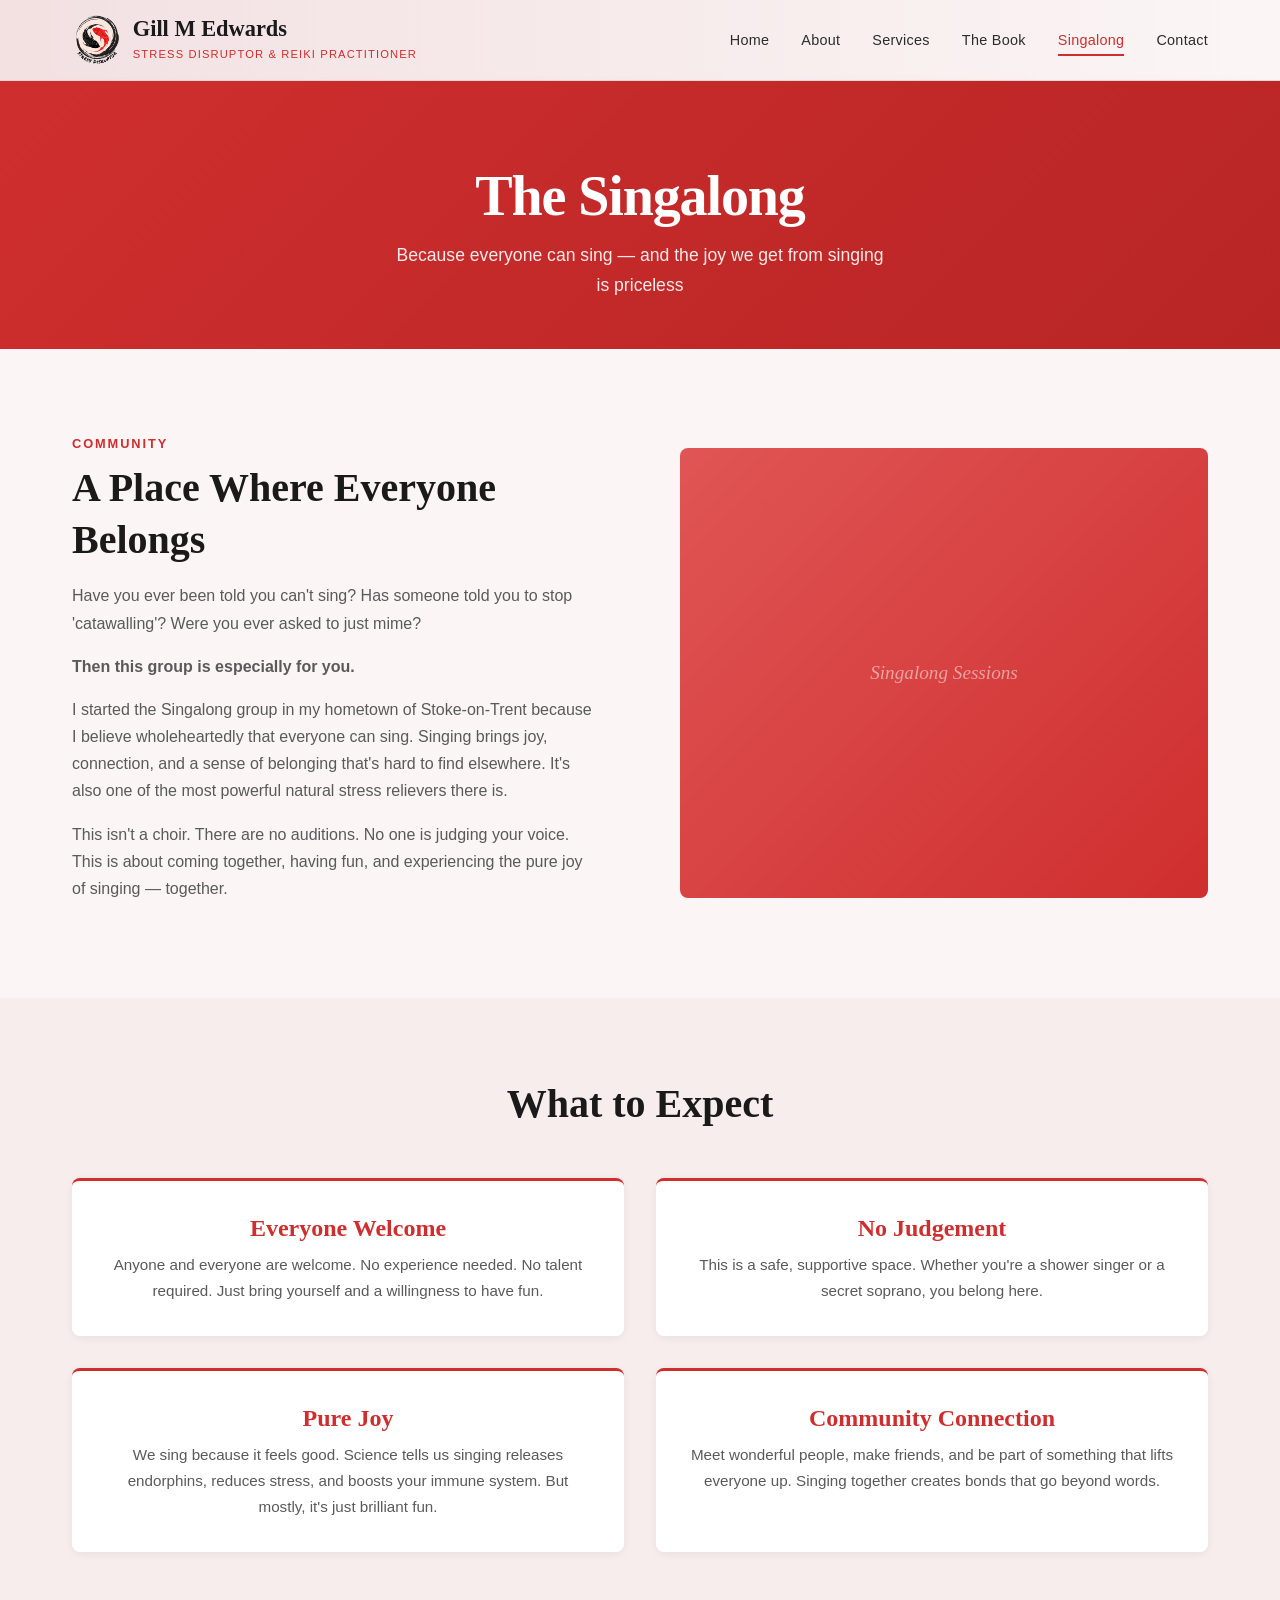
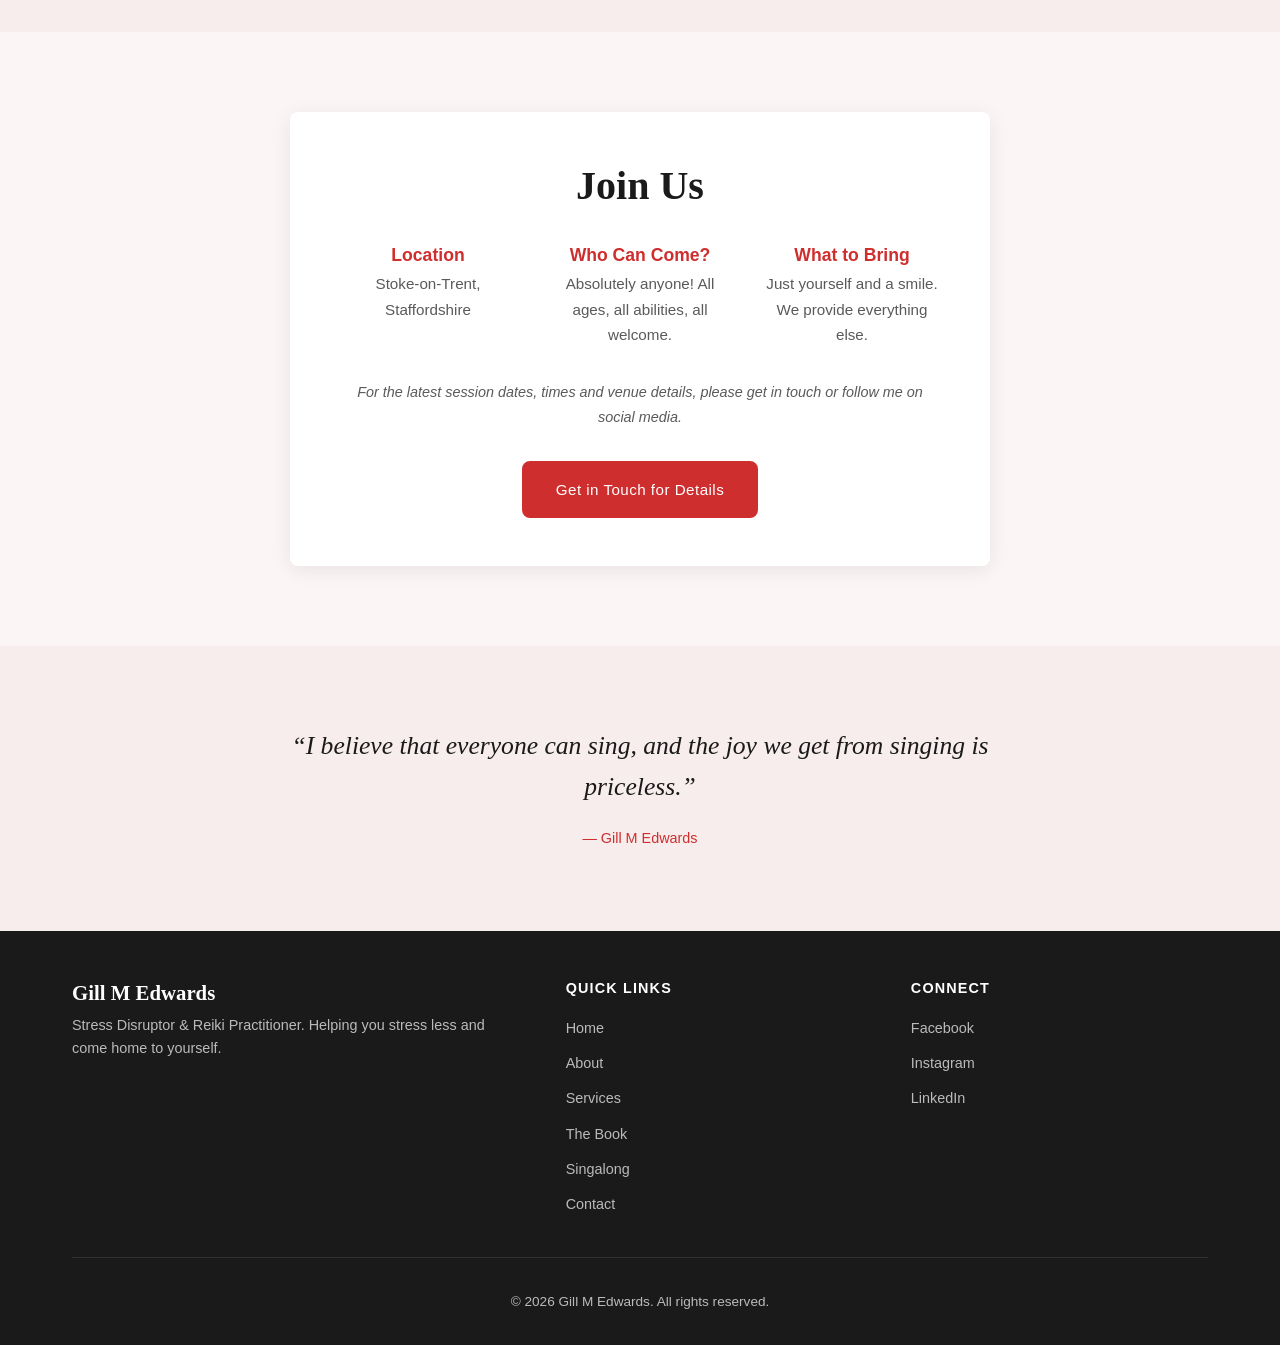
<file: singalong.html>
<!DOCTYPE html>
<html lang="en">
<head>
    <meta charset="UTF-8">
    <meta name="viewport" content="width=device-width, initial-scale=1.0">
    <meta name="description" content="Join Gill Edwards' Singalong group in Stoke-on-Trent. Everyone welcome - especially those who've been told they can't sing!">
    <title>Singalong | Gill M Edwards</title>
    <link rel="stylesheet" href="css/style.css">
    <link rel="preconnect" href="https://fonts.googleapis.com">
    <link rel="preconnect" href="https://fonts.gstatic.com" crossorigin>
    <link href="https://fonts.googleapis.com/css2?family=Lora:wght@400;600;700&family=Nunito:wght@300;400;500;600&display=swap" rel="stylesheet">
</head>
<body>
    <div id="site-nav"></div>

    <main>
        <section class="page-hero page-hero-warm">
            <div class="container">
                <h1>The Singalong</h1>
                <p class="page-hero-subtitle">Because everyone can sing &mdash; and the joy we get from singing is priceless</p>
            </div>
        </section>

        <section class="singalong-about section">
            <div class="container">
                <div class="singalong-about-grid">
                    <div class="singalong-about-content fade-in-left">
                        <span class="section-label">Community</span>
                        <h2>A Place Where Everyone Belongs</h2>
                        <p>Have you ever been told you can't sing? Has someone told you to stop 'catawalling'? Were you ever asked to just mime?</p>
                        <p><strong>Then this group is especially for you.</strong></p>
                        <p>I started the Singalong group in my hometown of Stoke-on-Trent because I believe wholeheartedly that everyone can sing. Singing brings joy, connection, and a sense of belonging that's hard to find elsewhere. It's also one of the most powerful natural stress relievers there is.</p>
                        <p>This isn't a choir. There are no auditions. No one is judging your voice. This is about coming together, having fun, and experiencing the pure joy of singing &mdash; together.</p>
                    </div>
                    <div class="singalong-about-image fade-in-right">
                        <div class="image-placeholder image-placeholder-warm image-placeholder-large" aria-label="Singalong group singing together">
                            <span>Singalong Sessions</span>
                        </div>
                    </div>
                </div>
            </div>
        </section>

        <section class="singalong-details section section-alt">
            <div class="container">
                <h2 class="section-title">What to Expect</h2>
                <div class="details-grid">
                    <div class="detail-card fade-in" style="transition-delay: 0s;">
                        <h3>Everyone Welcome</h3>
                        <p>Anyone and everyone are welcome. No experience needed. No talent required. Just bring yourself and a willingness to have fun.</p>
                    </div>
                    <div class="detail-card fade-in" style="transition-delay: 0.15s;">
                        <h3>No Judgement</h3>
                        <p>This is a safe, supportive space. Whether you're a shower singer or a secret soprano, you belong here.</p>
                    </div>
                    <div class="detail-card fade-in" style="transition-delay: 0.3s;">
                        <h3>Pure Joy</h3>
                        <p>We sing because it feels good. Science tells us singing releases endorphins, reduces stress, and boosts your immune system. But mostly, it's just brilliant fun.</p>
                    </div>
                    <div class="detail-card fade-in" style="transition-delay: 0.45s;">
                        <h3>Community Connection</h3>
                        <p>Meet wonderful people, make friends, and be part of something that lifts everyone up. Singing together creates bonds that go beyond words.</p>
                    </div>
                </div>
            </div>
        </section>

        <section class="singalong-info section">
            <div class="container">
                <div class="info-box scale-in">
                    <h2>Join Us</h2>
                    <div class="info-details">
                        <div class="info-item">
                            <h4>Location</h4>
                            <p>Stoke-on-Trent, Staffordshire</p>
                        </div>
                        <div class="info-item">
                            <h4>Who Can Come?</h4>
                            <p>Absolutely anyone! All ages, all abilities, all welcome.</p>
                        </div>
                        <div class="info-item">
                            <h4>What to Bring</h4>
                            <p>Just yourself and a smile. We provide everything else.</p>
                        </div>
                    </div>
                    <p class="info-note">For the latest session dates, times and venue details, please get in touch or follow me on social media.</p>
                    <div class="info-cta">
                        <a href="contact.html" class="btn btn-primary">Get in Touch for Details</a>
                    </div>
                </div>
            </div>
        </section>

        <section class="quote-section section section-alt">
            <div class="container">
                <blockquote class="featured-quote scale-in">
                    <p>&ldquo;I believe that everyone can sing, and the joy we get from singing is priceless.&rdquo;</p>
                    <cite>&mdash; Gill M Edwards</cite>
                </blockquote>
            </div>
        </section>
    </main>

    <div id="site-footer"></div>

    <script src="js/includes.js"></script>
    <script src="js/main.js"></script>
</body>
</html>
</file>
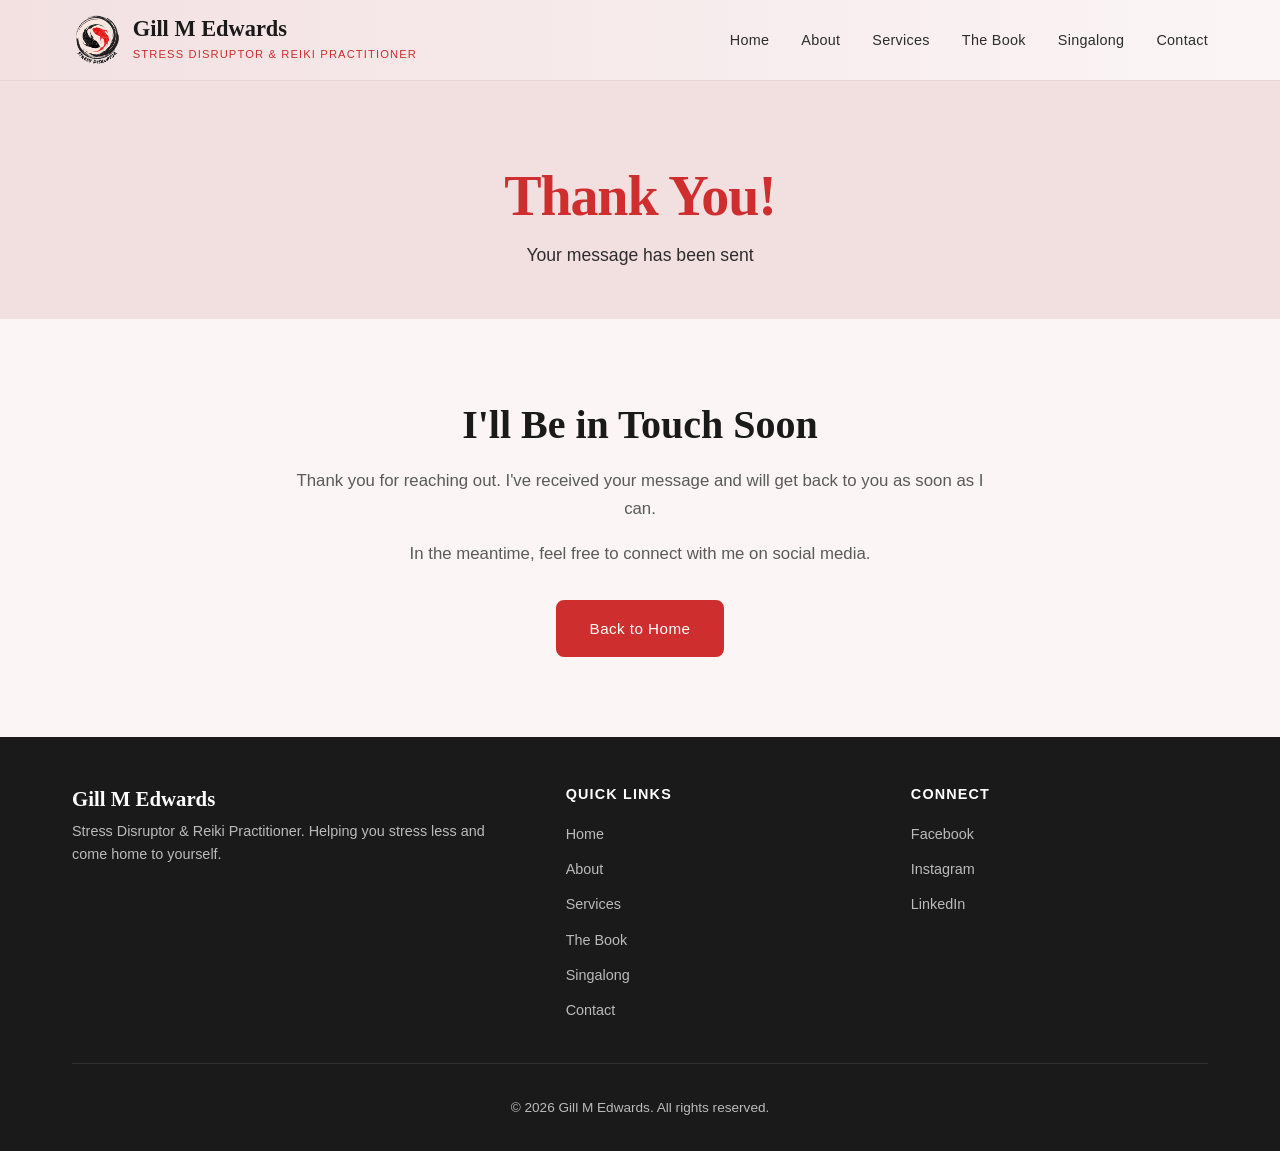
<file: success.html>
<!DOCTYPE html>
<html lang="en">
<head>
    <meta charset="UTF-8">
    <meta name="viewport" content="width=device-width, initial-scale=1.0">
    <meta name="description" content="Thank you for contacting Gill M Edwards.">
    <title>Message Sent | Gill M Edwards</title>
    <link rel="stylesheet" href="css/style.css">
    <link rel="preconnect" href="https://fonts.googleapis.com">
    <link rel="preconnect" href="https://fonts.gstatic.com" crossorigin>
    <link href="https://fonts.googleapis.com/css2?family=Lora:wght@400;600;700&family=Nunito:wght@300;400;500;600&display=swap" rel="stylesheet">
</head>
<body>
    <div id="site-nav"></div>

    <main>
        <section class="page-hero">
            <div class="container">
                <h1>Thank You!</h1>
                <p class="page-hero-subtitle">Your message has been sent</p>
            </div>
        </section>

        <section class="section">
            <div class="container">
                <div class="personal-content">
                    <h2>I'll Be in Touch Soon</h2>
                    <p>Thank you for reaching out. I've received your message and will get back to you as soon as I can.</p>
                    <p>In the meantime, feel free to connect with me on social media.</p>
                    <a href="index.html" class="btn btn-primary" style="margin-top: 1rem;">Back to Home</a>
                </div>
            </div>
        </section>
    </main>

    <div id="site-footer"></div>

    <script src="js/includes.js"></script>
    <script src="js/main.js"></script>
</body>
</html>
</file>
<file: css/style.css>
/* ===================================
   Gill M Edwards - Website Styles
   Stress Disruptor & Reiki Practitioner
   Brand colours from "Stress Less? Hell Yes!" book cover
   =================================== */

/* --- CSS Custom Properties (Brand Colours) --- */
:root {
    /* Brand reds - from the book cover */
    --color-primary: #CF2E2E;
    --color-primary-dark: #B82525;
    --color-primary-light: #E05555;
    /* Soft pink/blush - from the book cover background */
    --color-blush: #F2DFE0;
    --color-blush-light: #F8EDED;
    --color-blush-dark: #E8CCCE;
    /* Neutrals */
    --color-text: #2D2D2D;
    --color-text-light: #5A5A5A;
    --color-heading: #1A1A1A;
    --color-white: #ffffff;
    --color-off-white: #FBF5F5;
    --color-cream: #F8EDED;
    --color-border: #E8D5D7;
    /* Warm accent (softer complement) */
    --color-accent: #D4956A;
    /* Fonts - clean and impactful like the book */
    --font-heading: 'Playfair Display', Georgia, 'Times New Roman', serif;
    --font-body: 'Raleway', 'Segoe UI', Tahoma, sans-serif;
    /* Layout */
    --max-width: 1200px;
    --spacing-xs: 0.5rem;
    --spacing-sm: 1rem;
    --spacing-md: 2rem;
    --spacing-lg: 3rem;
    --spacing-xl: 5rem;
    --border-radius: 8px;
    --transition: 0.3s ease;
    --shadow-sm: 0 2px 8px rgba(0, 0, 0, 0.06);
    --shadow-md: 0 4px 20px rgba(0, 0, 0, 0.08);
    --shadow-lg: 0 8px 40px rgba(0, 0, 0, 0.1);
}

/* --- Reset & Base --- */
*,
*::before,
*::after {
    box-sizing: border-box;
    margin: 0;
    padding: 0;
}

html {
    scroll-behavior: smooth;
    font-size: 16px;
}

body {
    font-family: var(--font-body);
    font-weight: 400;
    line-height: 1.7;
    color: var(--color-text);
    background-color: var(--color-off-white);
    -webkit-font-smoothing: antialiased;
    -moz-osx-font-smoothing: grayscale;
}

img {
    max-width: 100%;
    height: auto;
    display: block;
}

a {
    color: var(--color-primary);
    text-decoration: none;
    transition: color var(--transition);
}

a:hover {
    color: var(--color-primary-dark);
}

ul {
    list-style: none;
}

/* --- Typography --- */
h1, h2, h3, h4, h5, h6 {
    font-family: var(--font-heading);
    color: var(--color-heading);
    line-height: 1.3;
    font-weight: 600;
}

h1 {
    font-size: clamp(2rem, 5vw, 3.5rem);
    letter-spacing: -0.02em;
}

h2 {
    font-size: clamp(1.5rem, 3.5vw, 2.5rem);
    margin-bottom: var(--spacing-sm);
}

h3 {
    font-size: clamp(1.2rem, 2.5vw, 1.5rem);
    margin-bottom: var(--spacing-xs);
}

h4 {
    font-size: 1.1rem;
    font-family: var(--font-body);
    font-weight: 600;
    margin-bottom: var(--spacing-xs);
}

p {
    margin-bottom: var(--spacing-sm);
}

em {
    font-style: italic;
    color: var(--color-primary);
}

/* --- Layout --- */
.container {
    max-width: var(--max-width);
    margin: 0 auto;
    padding: 0 var(--spacing-md);
}

.section {
    padding: var(--spacing-xl) 0;
}

.section-alt {
    background-color: var(--color-blush-light);
}

.section-label {
    display: inline-block;
    font-family: var(--font-body);
    font-size: 0.8rem;
    font-weight: 600;
    text-transform: uppercase;
    letter-spacing: 0.15em;
    color: var(--color-primary);
    margin-bottom: var(--spacing-xs);
}

.section-title {
    text-align: center;
    margin-bottom: var(--spacing-lg);
}

/* --- Buttons --- */
.btn {
    display: inline-block;
    padding: 0.85rem 2rem;
    font-family: var(--font-body);
    font-size: 0.95rem;
    font-weight: 500;
    letter-spacing: 0.03em;
    border-radius: var(--border-radius);
    border: 2px solid transparent;
    cursor: pointer;
    transition: all var(--transition);
    text-align: center;
}

.btn-primary {
    background-color: var(--color-primary);
    color: var(--color-white);
    border-color: var(--color-primary);
}

.btn-primary:hover {
    background-color: var(--color-primary-dark);
    border-color: var(--color-primary-dark);
    color: var(--color-white);
    transform: translateY(-2px);
    box-shadow: var(--shadow-md);
}

.btn-secondary {
    background-color: transparent;
    color: var(--color-white);
    border-color: var(--color-white);
}

.btn-secondary:hover {
    background-color: var(--color-white);
    color: var(--color-primary);
    transform: translateY(-2px);
}

.btn-outline {
    background-color: transparent;
    color: var(--color-primary);
    border-color: var(--color-primary);
}

.btn-outline:hover {
    background-color: var(--color-primary);
    color: var(--color-white);
    transform: translateY(-2px);
}

.btn-large {
    padding: 1rem 2.5rem;
    font-size: 1.05rem;
}

.btn-full {
    width: 100%;
}

/* --- Header & Navigation --- */
.site-header {
    position: fixed;
    top: 0;
    left: 0;
    right: 0;
    z-index: 1000;
    background: linear-gradient(to right, rgba(242, 223, 224, 0.95), rgba(251, 245, 245, 0.95));
    backdrop-filter: blur(10px);
    -webkit-backdrop-filter: blur(10px);
    border-bottom: 1px solid var(--color-border);
    transition: all var(--transition);
}

.site-header.scrolled {
    box-shadow: 0 2px 20px rgba(0, 0, 0, 0.1);
    background: linear-gradient(to right, rgba(242, 223, 224, 0.98), rgba(251, 245, 245, 0.98));
    border-bottom-color: transparent;
}

.navbar {
    padding: 0;
}

.navbar .container {
    display: flex;
    align-items: center;
    justify-content: space-between;
    height: 80px;
}

.logo {
    display: flex;
    flex-direction: row;
    align-items: center;
    gap: 10px;
    text-decoration: none;
}

.logo-img {
    height: 50px;
    width: auto;
    transition: height var(--transition);
}

.site-header.scrolled .logo-img {
    height: 40px;
}

.logo-text {
    display: flex;
    flex-direction: column;
    gap: 2px;
}

.logo-name {
    font-family: var(--font-heading);
    font-size: 1.4rem;
    font-weight: 700;
    color: var(--color-heading);
    line-height: 1.2;
}

.logo-tagline {
    font-size: 0.7rem;
    font-weight: 500;
    text-transform: uppercase;
    letter-spacing: 0.1em;
    color: var(--color-primary);
}

.nav-menu {
    display: flex;
    align-items: center;
    gap: var(--spacing-md);
}

.nav-menu a {
    font-size: 0.9rem;
    font-weight: 500;
    color: var(--color-text);
    letter-spacing: 0.02em;
    padding: 0.5rem 0;
    position: relative;
}

.nav-menu a::after {
    content: '';
    position: absolute;
    bottom: 0;
    left: 0;
    width: 0;
    height: 2px;
    background-color: var(--color-primary);
    transition: width var(--transition);
}

.nav-menu a:hover::after,
.nav-menu a.active::after {
    width: 100%;
}

.nav-menu a:hover,
.nav-menu a.active {
    color: var(--color-primary);
}

.nav-toggle {
    display: none;
    flex-direction: column;
    gap: 5px;
    background: none;
    border: none;
    cursor: pointer;
    padding: 5px;
}

.nav-toggle span {
    display: block;
    width: 25px;
    height: 2px;
    background-color: var(--color-heading);
    transition: all var(--transition);
}

/* --- Hero Banner (Promotional) --- */
.hero-banner {
    position: relative;
    margin-top: 80px;
    background: linear-gradient(135deg, var(--color-primary) 0%, var(--color-primary-dark) 60%, #8B1A1A 100%);
    overflow: hidden;
    padding: var(--spacing-lg) 0;
}

.hero-banner-overlay {
    position: absolute;
    inset: 0;
    background: radial-gradient(ellipse at 80% 50%, rgba(255, 255, 255, 0.08) 0%, transparent 60%);
    pointer-events: none;
}

.hero-banner-grid {
    display: grid;
    grid-template-columns: auto 1fr auto;
    gap: var(--spacing-lg);
    align-items: center;
    position: relative;
    z-index: 1;
}

.hero-banner-book {
    position: relative;
    text-align: center;
}

.hero-banner-book-img {
    width: 180px;
    border-radius: var(--border-radius);
    box-shadow: 0 8px 30px rgba(0, 0, 0, 0.3);
}

.hero-banner-badge {
    position: absolute;
    top: -10px;
    right: -15px;
    background: linear-gradient(135deg, #FFD700, #FFA500);
    color: #1A1A1A;
    border-radius: 50%;
    width: 70px;
    height: 70px;
    display: flex;
    flex-direction: column;
    align-items: center;
    justify-content: center;
    box-shadow: 0 4px 12px rgba(0, 0, 0, 0.2);
    animation: badgePulse 2s ease-in-out infinite;
}

.badge-text {
    font-family: var(--font-heading);
    font-size: 0.75rem;
    font-weight: 700;
    line-height: 1.1;
}

.badge-sub {
    font-size: 0.6rem;
    font-weight: 600;
    line-height: 1.1;
}

@keyframes badgePulse {
    0%, 100% { transform: scale(1); }
    50% { transform: scale(1.05); }
}

.hero-banner-text {
    text-align: center;
    padding: var(--spacing-md) 0;
}

.hero-banner-tagline {
    font-family: var(--font-heading);
    font-size: clamp(1.1rem, 2.5vw, 1.5rem);
    font-weight: 600;
    font-style: italic;
    color: var(--color-white);
    line-height: 1.5;
    margin-bottom: var(--spacing-md);
}

.hero-banner .btn-primary {
    background-color: var(--color-white);
    color: var(--color-primary);
    border-color: var(--color-white);
    font-size: 1.05rem;
    font-weight: 600;
    letter-spacing: 0.05em;
    text-transform: uppercase;
}

.hero-banner .btn-primary:hover {
    background-color: var(--color-blush);
    border-color: var(--color-blush);
    color: var(--color-primary-dark);
}

.hero-banner-photo {
    text-align: center;
}

.hero-banner-photo-img {
    width: 260px;
    height: 300px;
    object-fit: cover;
    object-position: top center;
    border-radius: var(--border-radius);
    box-shadow: 0 8px 30px rgba(0, 0, 0, 0.3);
}

/* Hero banner responsive */
@media (max-width: 900px) {
    .hero-banner-grid {
        grid-template-columns: 1fr 1fr;
        grid-template-rows: auto auto;
        gap: var(--spacing-md);
        text-align: center;
    }

    .hero-banner-text {
        grid-column: 1 / -1;
        grid-row: 1;
    }

    .hero-banner-book {
        justify-self: center;
    }

    .hero-banner-photo {
        justify-self: center;
    }

    .hero-banner-book-img {
        width: 150px;
    }

    .hero-banner-photo-img {
        width: 200px;
        height: 240px;
    }
}

@media (max-width: 480px) {
    .hero-banner-grid {
        grid-template-columns: 1fr;
        gap: var(--spacing-sm);
    }

    .hero-banner-text {
        grid-column: 1;
    }

    .hero-banner-book {
        grid-row: auto;
    }

    .hero-banner-photo {
        display: none;
    }

    .hero-banner-book-img {
        width: 130px;
    }

    .hero-banner-badge {
        width: 60px;
        height: 60px;
        right: -10px;
    }

    .badge-text {
        font-size: 0.65rem;
    }

    .badge-sub {
        font-size: 0.55rem;
    }
}

/* --- Hero Section --- */
.hero {
    position: relative;
    min-height: 90vh;
    display: flex;
    align-items: center;
    background-color: var(--color-blush);
    margin-top: 0;
    overflow: hidden;
}

/* Fallback: if hero is first child (no banner), keep nav offset */
.hero:first-child {
    margin-top: 80px;
}

.hero-overlay {
    position: absolute;
    inset: 0;
    background: radial-gradient(ellipse at 30% 50%, rgba(207, 46, 46, 0.05) 0%, transparent 70%);
}

.hero-content {
    position: relative;
    z-index: 1;
    text-align: center;
    max-width: 800px;
    margin: 0 auto;
    padding: var(--spacing-xl) var(--spacing-md);
    animation: heroEntrance 1s ease forwards;
}

@keyframes heroEntrance {
    from {
        opacity: 0;
        transform: translateY(30px);
    }
    to {
        opacity: 1;
        transform: translateY(0);
    }
}

.hero-logo {
    display: block;
    width: 150px;
    height: auto;
    margin: 0 auto var(--spacing-md);
    filter: drop-shadow(0 4px 12px rgba(0, 0, 0, 0.1));
    animation: heroLogoEntrance 1s ease forwards;
    animation-delay: 0.2s;
    opacity: 0;
}

@keyframes heroLogoEntrance {
    from {
        opacity: 0;
        transform: scale(0.8);
    }
    to {
        opacity: 1;
        transform: scale(1);
    }
}

.hero h1 {
    color: var(--color-primary);
    margin-bottom: var(--spacing-md);
    font-weight: 700;
}

.hero h1 em {
    color: var(--color-heading);
    font-style: italic;
}

.hero-subtitle {
    color: var(--color-text);
    font-size: clamp(1rem, 2vw, 1.2rem);
    max-width: 600px;
    margin: 0 auto var(--spacing-lg);
    line-height: 1.8;
}

.hero-cta {
    display: flex;
    gap: var(--spacing-sm);
    justify-content: center;
    flex-wrap: wrap;
}

/* --- Page Hero (inner pages) --- */
.page-hero {
    background-color: var(--color-blush);
    padding: var(--spacing-xl) 0 var(--spacing-lg);
    margin-top: 80px;
    text-align: center;
}

.page-hero h1 {
    color: var(--color-primary);
    margin-bottom: var(--spacing-xs);
}

.page-hero-subtitle {
    color: var(--color-text);
    font-size: 1.1rem;
    max-width: 500px;
    margin: 0 auto;
}

.page-hero-warm {
    background: linear-gradient(135deg, var(--color-primary) 0%, var(--color-primary-dark) 100%);
}

.page-hero-warm h1 {
    color: var(--color-white);
}

.page-hero-warm .page-hero-subtitle {
    color: rgba(255, 255, 255, 0.9);
}

/* --- Intro Section --- */
.intro-grid {
    display: grid;
    grid-template-columns: 1fr 1fr;
    gap: var(--spacing-xl);
    align-items: center;
}

.intro-text h2 {
    margin-bottom: var(--spacing-sm);
}

.intro-text p {
    color: var(--color-text-light);
    margin-bottom: var(--spacing-sm);
}

.intro-text .btn {
    margin-top: var(--spacing-sm);
}

/* --- Photo Styles --- */
.intro-photo,
.about-photo,
.service-photo {
    width: 100%;
    border-radius: var(--border-radius);
    object-fit: cover;
    object-position: top center;
    box-shadow: var(--shadow-md);
}

.intro-photo {
    max-height: 500px;
}

.about-photo {
    max-height: 550px;
}

.service-photo {
    max-height: 400px;
}

/* --- Image Placeholders --- */
.image-placeholder {
    background: linear-gradient(135deg, var(--color-blush-dark), var(--color-blush));
    border-radius: var(--border-radius);
    min-height: 350px;
    display: flex;
    align-items: center;
    justify-content: center;
    color: var(--color-primary-light);
    font-family: var(--font-heading);
    font-size: 1.2rem;
    font-style: italic;
    border: 1px solid var(--color-border);
}

.image-placeholder-warm {
    background: linear-gradient(135deg, var(--color-primary-light), var(--color-primary));
    color: rgba(255, 255, 255, 0.5);
    border: none;
}

.image-placeholder-large {
    min-height: 450px;
}

/* --- Services Preview --- */
.services-grid {
    display: grid;
    grid-template-columns: repeat(3, 1fr);
    gap: var(--spacing-md);
}

.service-card {
    background: var(--color-white);
    padding: var(--spacing-md);
    border-radius: var(--border-radius);
    box-shadow: var(--shadow-sm);
    transition: transform var(--transition), box-shadow var(--transition), border-top-color var(--transition);
    text-align: center;
    border-top: 3px solid transparent;
}

.service-card.fade-in {
    opacity: 0;
    transform: translateY(30px) scale(0.95);
    transition: opacity 0.6s ease, transform 0.6s ease, box-shadow 0.6s ease, border-top-color 0.6s ease;
}

.service-card.fade-in.visible {
    opacity: 1;
    transform: translateY(0) scale(1);
    border-top-color: var(--color-primary);
}

.service-card:hover {
    transform: translateY(-4px) scale(1);
    box-shadow: var(--shadow-md);
    border-top-color: var(--color-primary);
}

.service-icon {
    color: var(--color-primary);
    margin-bottom: var(--spacing-sm);
}

.service-card h3 {
    margin-bottom: var(--spacing-xs);
}

.service-card p {
    color: var(--color-text-light);
    font-size: 0.95rem;
}

.service-link {
    display: inline-block;
    margin-top: var(--spacing-sm);
    font-weight: 500;
    font-size: 0.9rem;
    color: var(--color-primary);
}

.service-link:hover {
    color: var(--color-primary-dark);
}

/* --- Quote Section --- */
.quote-section {
    text-align: center;
    padding: var(--spacing-xl) 0;
}

.featured-quote {
    max-width: 700px;
    margin: 0 auto;
}

.featured-quote p {
    font-family: var(--font-heading);
    font-size: clamp(1.2rem, 2.5vw, 1.6rem);
    font-style: italic;
    color: var(--color-heading);
    line-height: 1.6;
    margin-bottom: var(--spacing-sm);
}

.featured-quote cite {
    font-family: var(--font-body);
    font-size: 0.9rem;
    font-style: normal;
    color: var(--color-primary);
    font-weight: 500;
}

/* --- Book Section --- */
.book-section {
    padding: var(--spacing-xl) 0;
}

.book-grid {
    display: grid;
    grid-template-columns: 0.8fr 1.2fr;
    gap: var(--spacing-xl);
    align-items: center;
}

.book-cover {
    text-align: center;
}

.book-cover-image {
    max-width: 320px;
    margin: 0 auto;
    border-radius: var(--border-radius);
    box-shadow: var(--shadow-lg);
}

.book-cover-placeholder {
    max-width: 320px;
    margin: 0 auto;
    aspect-ratio: 2/3;
    border-radius: var(--border-radius);
    overflow: hidden;
    box-shadow: var(--shadow-lg);
    display: flex;
    flex-direction: column;
}

.book-cover-top {
    flex: 1;
    background-color: var(--color-blush);
    display: flex;
    flex-direction: column;
    align-items: center;
    justify-content: center;
    padding: var(--spacing-md);
}

.book-cover-top .book-author {
    font-family: var(--font-body);
    font-size: 0.75rem;
    font-weight: 600;
    text-transform: uppercase;
    letter-spacing: 0.2em;
    color: var(--color-heading);
    margin-bottom: var(--spacing-sm);
}

.book-cover-top .book-title-main {
    font-family: var(--font-heading);
    font-size: 2.2rem;
    font-weight: 700;
    color: var(--color-primary);
    line-height: 1.1;
    text-align: center;
}

.book-cover-divider {
    height: 2px;
    background-color: var(--color-white);
    position: relative;
}

.book-cover-bottom {
    flex: 1;
    background-color: var(--color-primary);
    display: flex;
    align-items: center;
    justify-content: center;
    padding: var(--spacing-md);
}

.book-cover-bottom .book-title-sub {
    font-family: var(--font-heading);
    font-size: 2.5rem;
    font-weight: 700;
    color: var(--color-white);
    line-height: 1.1;
    text-align: center;
}

.book-content h2 {
    margin-bottom: var(--spacing-sm);
}

.book-content p {
    color: var(--color-text-light);
}

.book-content .btn {
    margin-top: var(--spacing-sm);
}

/* --- Book Page Styles --- */
.book-buy-badges {
    margin-top: var(--spacing-sm);
    text-align: center;
}

.book-badge {
    display: inline-block;
    background-color: var(--color-blush);
    color: var(--color-primary);
    font-size: 0.85rem;
    font-weight: 600;
    padding: 0.4rem 1rem;
    border-radius: 20px;
}

.book-cta-group {
    display: flex;
    align-items: center;
    gap: var(--spacing-sm);
    margin-top: var(--spacing-md);
    flex-wrap: wrap;
}

.book-price-note {
    font-size: 0.9rem;
    color: var(--color-text-light);
    font-weight: 500;
}

.book-discover-grid {
    display: grid;
    grid-template-columns: repeat(2, 1fr);
    gap: var(--spacing-md);
    margin-top: var(--spacing-lg);
}

.book-discover-card {
    background: var(--color-white);
    padding: var(--spacing-md);
    border-radius: var(--border-radius);
    box-shadow: var(--shadow-sm);
    transition: box-shadow var(--transition);
}

.book-discover-card:hover {
    box-shadow: var(--shadow-md);
}

.book-discover-icon {
    color: var(--color-primary);
    margin-bottom: var(--spacing-sm);
}

.book-discover-card h3 {
    font-family: var(--font-heading);
    margin-bottom: 0.5rem;
    font-size: 1.15rem;
}

.book-discover-card p {
    color: var(--color-text-light);
    font-size: 0.95rem;
    line-height: 1.7;
}

.section-subtitle {
    max-width: 650px;
    margin: 0 auto var(--spacing-lg);
    color: var(--color-text-light);
    text-align: center;
    font-size: 1.05rem;
    line-height: 1.7;
}

.book-chapters-list {
    max-width: 700px;
    margin: 0 auto;
}

.book-chapter-item {
    display: flex;
    align-items: flex-start;
    gap: var(--spacing-sm);
    padding: var(--spacing-sm) 0;
    border-bottom: 1px solid var(--color-border);
}

.book-chapter-item:last-child {
    border-bottom: none;
}

.chapter-number {
    font-family: var(--font-heading);
    font-size: 1.4rem;
    font-weight: 700;
    color: var(--color-primary);
    min-width: 45px;
    line-height: 1.3;
}

.book-chapter-item h3 {
    font-family: var(--font-heading);
    font-size: 1.1rem;
    margin-bottom: 0.25rem;
}

.book-chapter-item p {
    color: var(--color-text-light);
    font-size: 0.9rem;
    line-height: 1.6;
}

.about-author-grid {
    display: grid;
    grid-template-columns: 0.8fr 1.2fr;
    gap: var(--spacing-xl);
    align-items: center;
}

.about-author-image .about-photo {
    max-height: 450px;
}

.about-author-text h2 {
    margin-bottom: var(--spacing-sm);
}

.about-author-text p {
    color: var(--color-text-light);
}

.about-author-text .btn {
    margin-top: var(--spacing-sm);
}

.book-cta-section {
    background: linear-gradient(135deg, var(--color-primary) 0%, var(--color-primary-dark) 100%);
    color: var(--color-white);
    text-align: center;
}

.book-cta-section h2 {
    color: var(--color-white);
    margin-bottom: var(--spacing-sm);
}

.book-cta-section p {
    color: rgba(255, 255, 255, 0.9);
    font-size: 1.1rem;
}

.book-cta-buttons {
    margin: var(--spacing-md) 0 var(--spacing-sm);
}

.book-cta-section .btn-primary {
    background-color: var(--color-white);
    color: var(--color-primary);
    font-size: 1.1rem;
    padding: 1rem 2.5rem;
}

.book-cta-section .btn-primary:hover {
    background-color: var(--color-off-white);
    color: var(--color-primary-dark);
}

.book-cta-sub {
    font-size: 0.9rem !important;
    color: rgba(255, 255, 255, 0.7) !important;
    margin-top: var(--spacing-xs);
}

/* --- Singalong Preview --- */
.singalong-grid {
    display: grid;
    grid-template-columns: 1fr 1fr;
    gap: var(--spacing-xl);
    align-items: center;
}

.singalong-content h2 {
    margin-bottom: var(--spacing-sm);
}

.singalong-content p {
    color: var(--color-text-light);
}

.singalong-content .btn {
    margin-top: var(--spacing-sm);
}

/* --- CTA Section --- */
.cta-section {
    text-align: center;
    background-color: var(--color-primary);
    padding: var(--spacing-xl) 0;
}

.cta-section h2 {
    color: var(--color-white);
    margin-bottom: var(--spacing-xs);
}

.cta-section p {
    color: rgba(255, 255, 255, 0.9);
    margin-bottom: var(--spacing-md);
    font-size: 1.1rem;
}

.cta-section .btn-primary {
    background-color: var(--color-white);
    color: var(--color-primary);
    border-color: var(--color-white);
}

.cta-section .btn-primary:hover {
    background-color: var(--color-blush);
    border-color: var(--color-blush);
    color: var(--color-primary-dark);
}

/* --- About Page --- */
.about-grid {
    display: grid;
    grid-template-columns: 1fr 1fr;
    gap: var(--spacing-xl);
    align-items: center;
}

.about-text h2 {
    margin-bottom: var(--spacing-sm);
}

.about-text p {
    color: var(--color-text-light);
}

/* --- Timeline --- */
.journey-content {
    max-width: 800px;
    margin: 0 auto;
}

.timeline {
    margin-top: var(--spacing-lg);
    position: relative;
    padding-left: var(--spacing-lg);
}

.timeline::before {
    content: '';
    position: absolute;
    left: 12px;
    top: 0;
    bottom: 0;
    width: 2px;
    background-color: var(--color-blush-dark);
}

.timeline-item {
    position: relative;
    margin-bottom: var(--spacing-md);
}

.timeline-marker {
    position: absolute;
    left: calc(-1 * var(--spacing-lg) + 5px);
    top: 6px;
    width: 16px;
    height: 16px;
    border-radius: 50%;
    background-color: var(--color-primary);
    border: 3px solid var(--color-blush-light);
}

.timeline-content h3 {
    color: var(--color-primary);
    margin-bottom: 4px;
}

.timeline-content p {
    color: var(--color-text-light);
    font-size: 0.95rem;
}

/* --- Approach Grid --- */
.approach-grid {
    display: grid;
    grid-template-columns: repeat(2, 1fr);
    gap: var(--spacing-md);
}

.approach-card {
    background: var(--color-white);
    padding: var(--spacing-md);
    border-radius: var(--border-radius);
    box-shadow: var(--shadow-sm);
    border-left: 4px solid var(--color-primary);
}

.approach-card h3 {
    color: var(--color-primary);
    margin-bottom: var(--spacing-xs);
}

.approach-card p {
    color: var(--color-text-light);
    font-size: 0.95rem;
    margin-bottom: 0;
}

/* --- Personal Section --- */
.personal-content {
    max-width: 700px;
    margin: 0 auto;
    text-align: center;
}

.personal-content p {
    color: var(--color-text-light);
    font-size: 1.05rem;
}

/* --- Services Detail --- */
.services-intro-content {
    max-width: 700px;
    margin: 0 auto;
    text-align: center;
}

.lead-text {
    font-size: 1.15rem;
    color: var(--color-text-light);
    line-height: 1.8;
}

.service-detail-grid {
    display: grid;
    grid-template-columns: 1fr 1fr;
    gap: var(--spacing-xl);
    align-items: center;
}

.service-detail-grid-reverse {
    direction: rtl;
}

.service-detail-grid-reverse > * {
    direction: ltr;
}

.service-list {
    margin: var(--spacing-sm) 0 var(--spacing-md);
    padding-left: var(--spacing-sm);
}

.service-list li {
    position: relative;
    padding-left: var(--spacing-md);
    margin-bottom: var(--spacing-xs);
    color: var(--color-text-light);
    font-size: 0.95rem;
}

.service-list li::before {
    content: '';
    position: absolute;
    left: 0;
    top: 10px;
    width: 8px;
    height: 8px;
    border-radius: 50%;
    background-color: var(--color-primary);
}

.service-detail-content .btn {
    margin-top: var(--spacing-sm);
}

/* --- Singalong Page --- */
.singalong-about-grid {
    display: grid;
    grid-template-columns: 1fr 1fr;
    gap: var(--spacing-xl);
    align-items: center;
}

.singalong-about-content p {
    color: var(--color-text-light);
}

.details-grid {
    display: grid;
    grid-template-columns: repeat(2, 1fr);
    gap: var(--spacing-md);
}

.detail-card {
    background: var(--color-white);
    padding: var(--spacing-md);
    border-radius: var(--border-radius);
    box-shadow: var(--shadow-sm);
    text-align: center;
    border-top: 3px solid var(--color-primary);
}

.detail-card h3 {
    color: var(--color-primary);
    margin-bottom: var(--spacing-xs);
}

.detail-card p {
    color: var(--color-text-light);
    font-size: 0.95rem;
    margin-bottom: 0;
}

/* --- Info Box --- */
.info-box {
    background: var(--color-white);
    border-radius: var(--border-radius);
    padding: var(--spacing-lg);
    box-shadow: var(--shadow-md);
    text-align: center;
    max-width: 700px;
    margin: 0 auto;
}

.info-box h2 {
    margin-bottom: var(--spacing-md);
}

.info-details {
    display: grid;
    grid-template-columns: repeat(3, 1fr);
    gap: var(--spacing-md);
    margin-bottom: var(--spacing-md);
}

.info-item h4 {
    color: var(--color-primary);
    margin-bottom: 4px;
}

.info-item p {
    color: var(--color-text-light);
    font-size: 0.95rem;
    margin-bottom: 0;
}

.info-note {
    color: var(--color-text-light);
    font-size: 0.9rem;
    font-style: italic;
    margin-bottom: var(--spacing-md);
}

.info-cta {
    margin-top: var(--spacing-sm);
}

/* --- Contact Page --- */
.contact-grid {
    display: grid;
    grid-template-columns: 1.2fr 0.8fr;
    gap: var(--spacing-xl);
    align-items: start;
}

.contact-form-wrapper h2 {
    margin-bottom: var(--spacing-xs);
}

.contact-form-wrapper > p {
    color: var(--color-text-light);
    margin-bottom: var(--spacing-md);
}

.contact-form {
    display: flex;
    flex-direction: column;
    gap: var(--spacing-sm);
}

.form-group {
    display: flex;
    flex-direction: column;
    gap: 4px;
}

.form-group label {
    font-size: 0.9rem;
    font-weight: 500;
    color: var(--color-heading);
}

.required {
    color: var(--color-primary);
}

.form-group input,
.form-group select,
.form-group textarea {
    font-family: var(--font-body);
    font-size: 0.95rem;
    padding: 0.75rem 1rem;
    border: 1px solid var(--color-border);
    border-radius: var(--border-radius);
    background-color: var(--color-white);
    color: var(--color-text);
    transition: border-color var(--transition), box-shadow var(--transition);
}

.form-group input:focus,
.form-group select:focus,
.form-group textarea:focus {
    outline: none;
    border-color: var(--color-primary);
    box-shadow: 0 0 0 3px rgba(207, 46, 46, 0.12);
}

.form-group textarea {
    resize: vertical;
    min-height: 120px;
}

.contact-form .btn {
    margin-top: var(--spacing-xs);
}

/* --- Contact Info --- */
.contact-info {
    display: flex;
    flex-direction: column;
    gap: var(--spacing-md);
}

.contact-info-card {
    background: var(--color-white);
    padding: var(--spacing-md);
    border-radius: var(--border-radius);
    box-shadow: var(--shadow-sm);
}

.contact-info-card h3 {
    margin-bottom: var(--spacing-sm);
    font-size: 1.2rem;
}

.contact-method {
    margin-bottom: var(--spacing-sm);
}

.contact-method:last-child {
    margin-bottom: 0;
}

.contact-method h4 {
    font-size: 0.85rem;
    text-transform: uppercase;
    letter-spacing: 0.08em;
    color: var(--color-primary);
    margin-bottom: 2px;
}

.contact-method p {
    margin-bottom: 0;
    font-size: 0.95rem;
}

.contact-social {
    display: flex;
    flex-direction: column;
    gap: var(--spacing-xs);
}

.contact-social a {
    display: flex;
    align-items: center;
    gap: var(--spacing-xs);
    color: var(--color-text);
    font-weight: 500;
    font-size: 0.95rem;
    padding: 0.5rem 0;
    transition: color var(--transition);
}

.contact-social a:hover {
    color: var(--color-primary);
}

.social-icon {
    display: flex;
    align-items: center;
    justify-content: center;
    width: 36px;
    height: 36px;
    border-radius: 50%;
    background-color: var(--color-blush);
    transition: background-color var(--transition);
}

.contact-social a:hover .social-icon {
    background-color: var(--color-primary);
    color: var(--color-white);
}

.contact-info-highlight {
    background: var(--color-primary);
    color: var(--color-white);
}

.contact-info-highlight h3 {
    color: var(--color-white);
}

.contact-info-highlight p {
    color: rgba(255, 255, 255, 0.9);
    margin-bottom: 0;
}

/* --- Footer --- */
.site-footer {
    background-color: var(--color-heading);
    color: rgba(255, 255, 255, 0.7);
    padding: var(--spacing-lg) 0 var(--spacing-md);
}

.footer-grid {
    display: grid;
    grid-template-columns: 1.5fr 1fr 1fr;
    gap: var(--spacing-lg);
    margin-bottom: var(--spacing-md);
}

.footer-about h3 {
    color: var(--color-white);
    font-size: 1.3rem;
    margin-bottom: var(--spacing-xs);
}

.footer-about p {
    font-size: 0.9rem;
    line-height: 1.6;
}

.site-footer h4 {
    color: var(--color-white);
    font-family: var(--font-body);
    font-size: 0.9rem;
    font-weight: 600;
    text-transform: uppercase;
    letter-spacing: 0.08em;
    margin-bottom: var(--spacing-sm);
}

.footer-links ul li {
    margin-bottom: var(--spacing-xs);
}

.footer-links a,
.footer-social-links a {
    color: rgba(255, 255, 255, 0.7);
    font-size: 0.9rem;
    transition: color var(--transition);
}

.footer-links a:hover,
.footer-social-links a:hover {
    color: var(--color-blush);
}

.footer-social-links li {
    margin-bottom: var(--spacing-xs);
}

.footer-bottom {
    border-top: 1px solid rgba(255, 255, 255, 0.1);
    padding-top: var(--spacing-md);
    text-align: center;
}

.footer-bottom p {
    font-size: 0.85rem;
    margin-bottom: 0;
}

/* --- Form Success Message --- */
.form-success {
    background-color: var(--color-primary);
    color: var(--color-white);
    padding: var(--spacing-md);
    border-radius: var(--border-radius);
    text-align: center;
    display: none;
}

.form-success.visible {
    display: block;
}

.form-success h3 {
    color: var(--color-white);
    margin-bottom: var(--spacing-xs);
}

.form-success p {
    margin-bottom: 0;
}

/* --- Mobile Responsive --- */
@media (max-width: 1024px) {
    .services-grid {
        grid-template-columns: repeat(2, 1fr);
    }

    .info-details {
        grid-template-columns: 1fr;
        gap: var(--spacing-sm);
    }

    .book-grid {
        grid-template-columns: 1fr;
        text-align: center;
    }
}

@media (max-width: 768px) {
    .nav-toggle {
        display: flex;
    }

    .nav-menu {
        position: fixed;
        top: 80px;
        right: -100%;
        width: 280px;
        height: calc(100vh - 80px);
        flex-direction: column;
        background-color: var(--color-off-white);
        padding: var(--spacing-md);
        gap: 0;
        box-shadow: var(--shadow-lg);
        transition: right var(--transition);
        overflow-y: auto;
    }

    .nav-menu.active {
        right: 0;
    }

    .nav-menu a {
        display: block;
        padding: 0.75rem 0;
        border-bottom: 1px solid var(--color-border);
    }

    .hero {
        min-height: 70vh;
    }

    .intro-grid,
    .about-grid,
    .singalong-grid,
    .singalong-about-grid,
    .service-detail-grid,
    .service-detail-grid-reverse,
    .book-grid {
        grid-template-columns: 1fr;
        gap: var(--spacing-md);
        direction: ltr;
    }

    .services-grid {
        grid-template-columns: 1fr;
    }

    .approach-grid,
    .details-grid {
        grid-template-columns: 1fr;
    }

    .contact-grid {
        grid-template-columns: 1fr;
    }

    .footer-grid {
        grid-template-columns: 1fr;
        gap: var(--spacing-md);
    }

    .image-placeholder {
        min-height: 250px;
    }

    .image-placeholder-large {
        min-height: 300px;
    }

    .book-cover-placeholder {
        max-width: 260px;
    }

    .book-discover-grid {
        grid-template-columns: 1fr;
    }

    .about-author-grid {
        grid-template-columns: 1fr;
        text-align: center;
    }

    .book-cta-group {
        flex-direction: column;
        align-items: flex-start;
    }
}

@media (max-width: 480px) {
    .container {
        padding: 0 var(--spacing-sm);
    }

    .section {
        padding: var(--spacing-lg) 0;
    }

    .hero-cta {
        flex-direction: column;
        align-items: center;
    }

    .hero-cta .btn {
        width: 100%;
        max-width: 280px;
    }

    .page-hero {
        padding: var(--spacing-lg) 0 var(--spacing-md);
    }
}

/* --- Nav Toggle Animation --- */
.nav-toggle.active span:nth-child(1) {
    transform: rotate(45deg) translate(5px, 5px);
}

.nav-toggle.active span:nth-child(2) {
    opacity: 0;
}

.nav-toggle.active span:nth-child(3) {
    transform: rotate(-45deg) translate(5px, -5px);
}

/* --- Animations --- */
@keyframes fadeInUp {
    from {
        opacity: 0;
        transform: translateY(20px);
    }
    to {
        opacity: 1;
        transform: translateY(0);
    }
}

.fade-in {
    opacity: 0;
    transform: translateY(20px);
    transition: opacity 0.6s ease, transform 0.6s ease;
}

.fade-in.visible {
    opacity: 1;
    transform: translateY(0);
}

.fade-in-left {
    opacity: 0;
    transform: translateX(-40px);
    transition: opacity 0.7s ease, transform 0.7s ease;
}

.fade-in-left.visible {
    opacity: 1;
    transform: translateX(0);
}

.fade-in-right {
    opacity: 0;
    transform: translateX(40px);
    transition: opacity 0.7s ease, transform 0.7s ease;
}

.fade-in-right.visible {
    opacity: 1;
    transform: translateX(0);
}

.scale-in {
    opacity: 0;
    transform: scale(0.9);
    transition: opacity 0.6s ease, transform 0.6s ease;
}

.scale-in.visible {
    opacity: 1;
    transform: scale(1);
}
</file>
